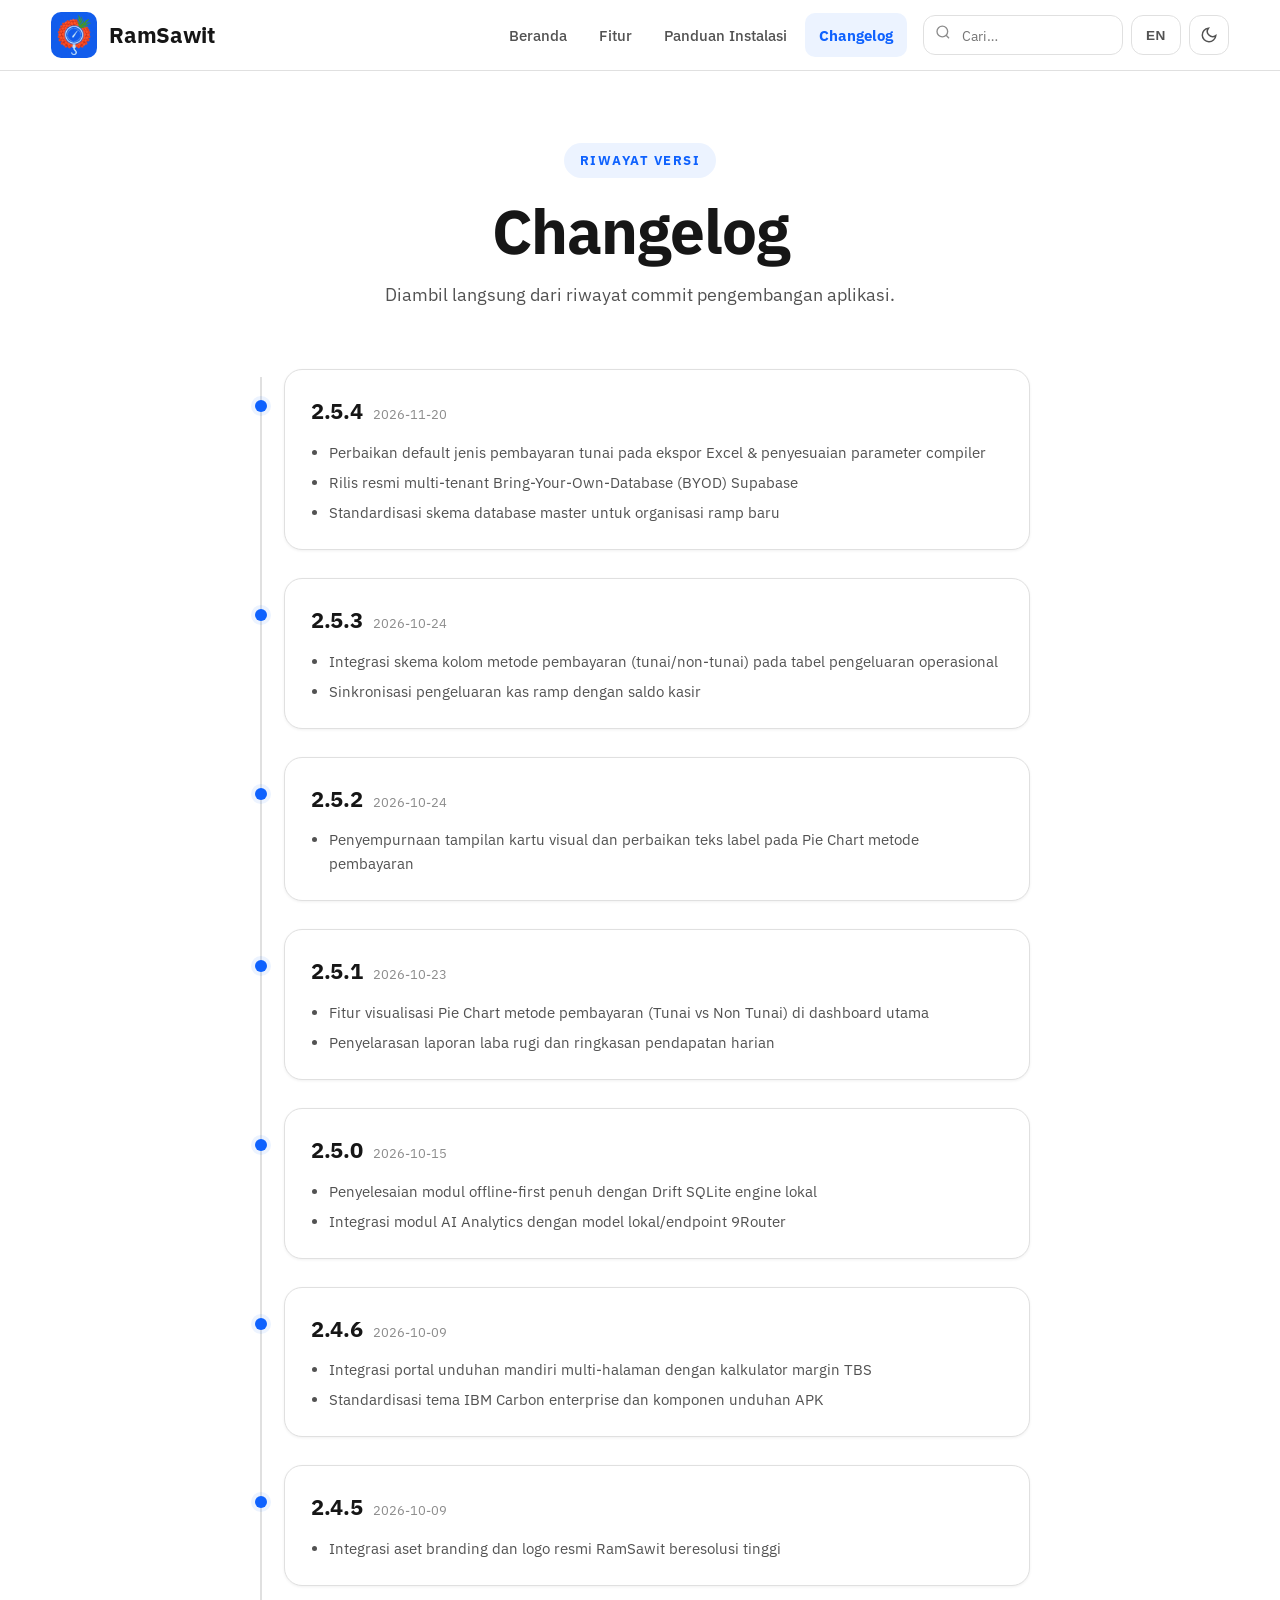
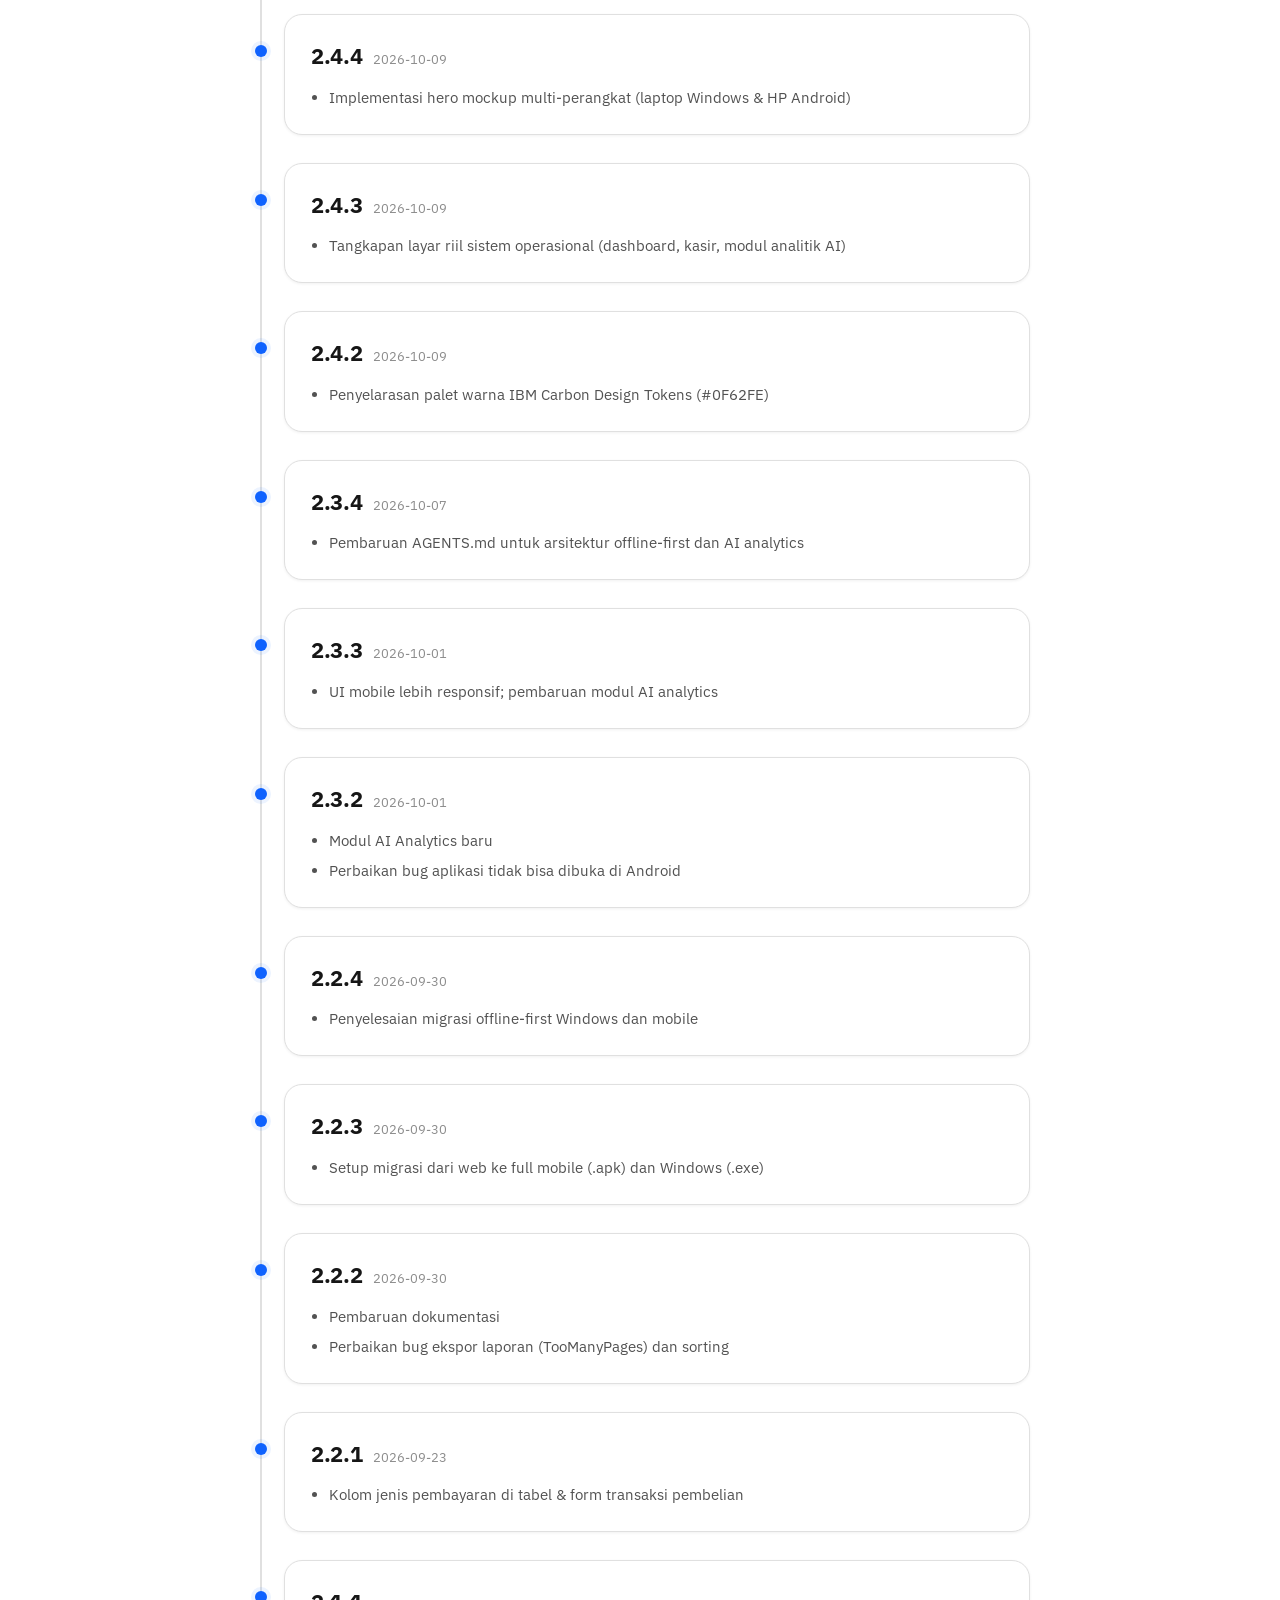
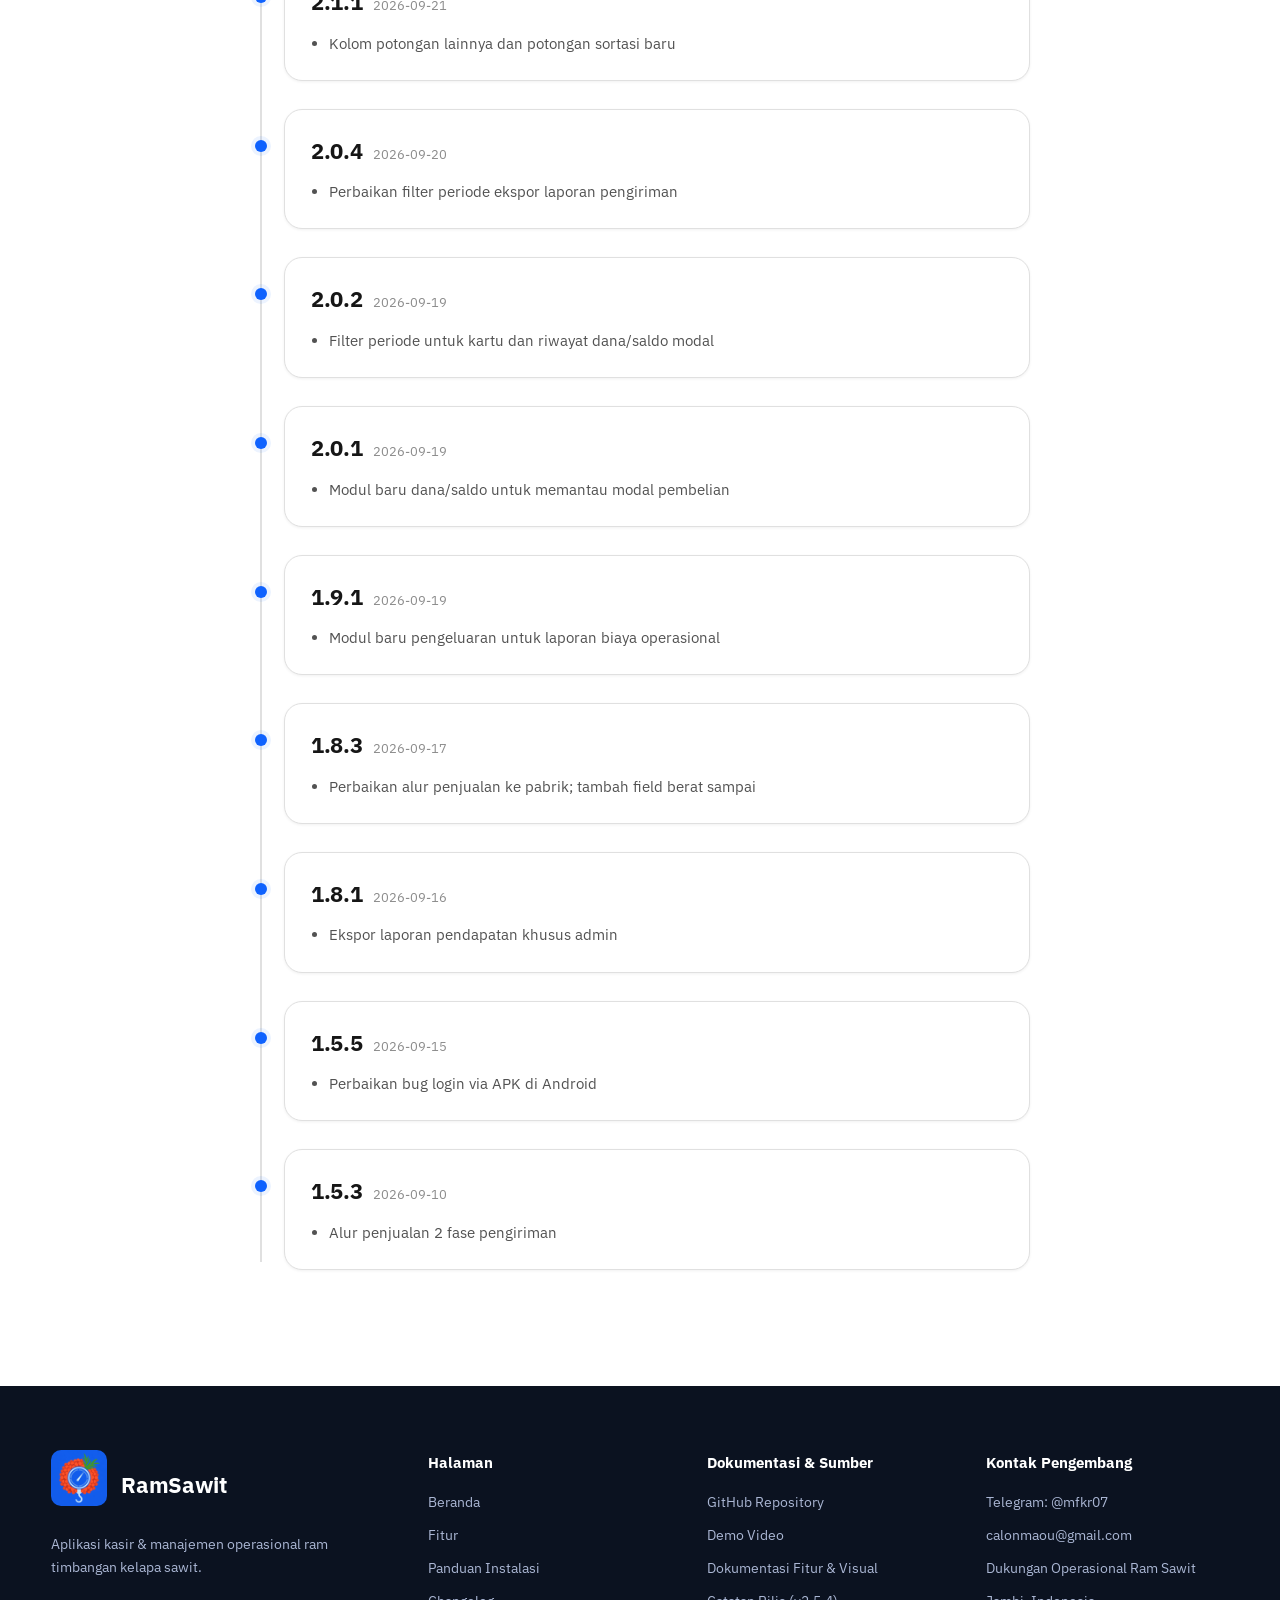
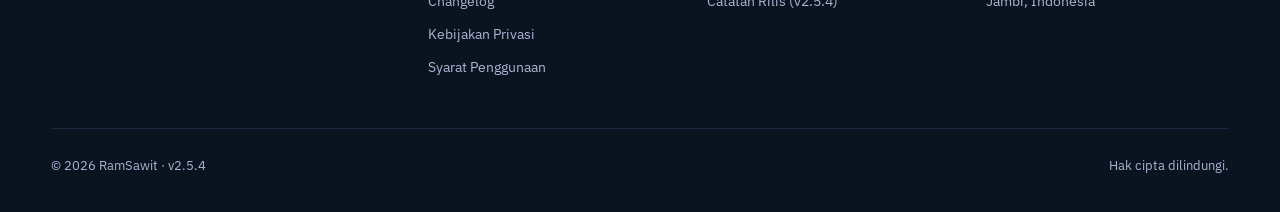
<file: changelog.html>
<!DOCTYPE html>
<html lang="id" data-theme="light">
<head>
  <meta charset="UTF-8" />
  <meta name="viewport" content="width=device-width, initial-scale=1.0" />
  <title>Changelog — RamSawit</title>
  <meta name="description" content="Riwayat versi RamSawit berdasarkan commit pengembangan asli." />
  <link rel="preconnect" href="https://fonts.googleapis.com" />
  <link rel="preconnect" href="https://fonts.gstatic.com" crossorigin />
  <link href="https://fonts.googleapis.com/css2?family=IBM+Plex+Sans:wght@400;500;600;700;800&display=swap" rel="stylesheet" />
  <link rel="stylesheet" href="styles.css?v=20261012_v3" />
  <link rel="icon" href="images/logo.png" type="image/png" />
</head>
<body>
  <header class="topnav">
    <div class="container nav-inner">
      <a href="index.html" class="brand">
        <img src="images/logo.png" alt="Logo RamSawit" width="46" height="46" />
        <span class="brand-name">RamSawit</span>
      </a>
      <nav class="nav-links" id="navLinks">
        <a href="index.html" data-i18n="nav.home">Beranda</a>
        <a href="fitur.html" data-i18n="nav.features">Fitur</a>
        <a href="instalasi.html" data-i18n="nav.install">Panduan Instalasi</a>
        <a href="changelog.html" data-i18n="nav.changelog">Changelog</a>
      </nav>
      <div class="nav-tools">
        <div class="search-wrap">
          <span class="search-icon"><svg viewBox="0 0 24 24" width="16" height="16" fill="none" stroke="currentColor" stroke-width="2"><circle cx="11" cy="11" r="8"/><line x1="21" y1="21" x2="16.65" y2="16.65"/></svg></span>
          <input class="search-input" id="searchInput" data-i18n-ph="nav.search.ph" placeholder="Cari…" autocomplete="off" />
          <div class="search-results" id="searchResults"></div>
        </div>
        <button class="lang-btn" id="langBtn" aria-label="Ganti bahasa">EN</button>
        <button class="icon-btn" id="themeBtn" aria-label="Mode gelap / terang">
          <svg viewBox="0 0 24 24" width="18" height="18" fill="none" stroke="currentColor" stroke-width="2"><path d="M21 12.79A9 9 0 1 1 11.21 3 7 7 0 0 0 21 12.79z"/></svg>
        </button>
        <button class="nav-toggle" id="navToggle" aria-label="Menu" aria-expanded="false"><span></span><span></span><span></span></button>
      </div>
    </div>
  </header>

  <main>
    <section class="page-hero">
      <div class="container">
        <span class="eyebrow reveal" data-i18n="cl.eyebrow">Riwayat versi</span>
        <h1 class="reveal d1" data-i18n="cl.title">Changelog</h1>
        <p class="lead reveal d2" data-i18n="cl.sub">Diambil langsung dari riwayat commit pengembangan aplikasi.</p>
      </div>
    </section>

    <section class="container section" style="padding-top:20px">
      <div class="timeline">
        <div class="tl-item reveal"><span class="ver">2.5.4</span><span class="date">2026-11-20</span><ul><li>Perbaikan default jenis pembayaran tunai pada ekspor Excel &amp; penyesuaian parameter compiler</li><li>Rilis resmi multi-tenant Bring-Your-Own-Database (BYOD) Supabase</li><li>Standardisasi skema database master untuk organisasi ramp baru</li></ul></div>
        <div class="tl-item reveal"><span class="ver">2.5.3</span><span class="date">2026-10-24</span><ul><li>Integrasi skema kolom metode pembayaran (tunai/non-tunai) pada tabel pengeluaran operasional</li><li>Sinkronisasi pengeluaran kas ramp dengan saldo kasir</li></ul></div>
        <div class="tl-item reveal"><span class="ver">2.5.2</span><span class="date">2026-10-24</span><ul><li>Penyempurnaan tampilan kartu visual dan perbaikan teks label pada Pie Chart metode pembayaran</li></ul></div>
        <div class="tl-item reveal"><span class="ver">2.5.1</span><span class="date">2026-10-23</span><ul><li>Fitur visualisasi Pie Chart metode pembayaran (Tunai vs Non Tunai) di dashboard utama</li><li>Penyelarasan laporan laba rugi dan ringkasan pendapatan harian</li></ul></div>
        <div class="tl-item reveal"><span class="ver">2.5.0</span><span class="date">2026-10-15</span><ul><li>Penyelesaian modul offline-first penuh dengan Drift SQLite engine lokal</li><li>Integrasi modul AI Analytics dengan model lokal/endpoint 9Router</li></ul></div>
        <div class="tl-item reveal"><span class="ver">2.4.6</span><span class="date">2026-10-09</span><ul><li>Integrasi portal unduhan mandiri multi-halaman dengan kalkulator margin TBS</li><li>Standardisasi tema IBM Carbon enterprise dan komponen unduhan APK</li></ul></div>
        <div class="tl-item reveal"><span class="ver">2.4.5</span><span class="date">2026-10-09</span><ul><li>Integrasi aset branding dan logo resmi RamSawit beresolusi tinggi</li></ul></div>
        <div class="tl-item reveal"><span class="ver">2.4.4</span><span class="date">2026-10-09</span><ul><li>Implementasi hero mockup multi-perangkat (laptop Windows &amp; HP Android)</li></ul></div>
        <div class="tl-item reveal"><span class="ver">2.4.3</span><span class="date">2026-10-09</span><ul><li>Tangkapan layar riil sistem operasional (dashboard, kasir, modul analitik AI)</li></ul></div>
        <div class="tl-item reveal"><span class="ver">2.4.2</span><span class="date">2026-10-09</span><ul><li>Penyelarasan palet warna IBM Carbon Design Tokens (#0F62FE)</li></ul></div>
        <div class="tl-item reveal"><span class="ver">2.3.4</span><span class="date">2026-10-07</span><ul><li data-i18n="cl.234">Pembaruan AGENTS.md untuk arsitektur offline-first dan AI analytics</li></ul></div>
        <div class="tl-item reveal"><span class="ver">2.3.3</span><span class="date">2026-10-01</span><ul><li data-i18n="cl.233">UI mobile lebih responsif; pembaruan modul AI analytics</li></ul></div>
        <div class="tl-item reveal"><span class="ver">2.3.2</span><span class="date">2026-10-01</span><ul><li data-i18n="cl.232a">Modul AI Analytics baru</li><li data-i18n="cl.232b">Perbaikan bug aplikasi tidak bisa dibuka di Android</li></ul></div>
        <div class="tl-item reveal"><span class="ver">2.2.4</span><span class="date">2026-09-30</span><ul><li data-i18n="cl.224">Penyelesaian migrasi offline-first Windows dan mobile</li></ul></div>
        <div class="tl-item reveal"><span class="ver">2.2.3</span><span class="date">2026-09-30</span><ul><li data-i18n="cl.223">Setup migrasi dari web ke full mobile (.apk) dan Windows (.exe)</li></ul></div>
        <div class="tl-item reveal"><span class="ver">2.2.2</span><span class="date">2026-09-30</span><ul><li data-i18n="cl.222a">Pembaruan dokumentasi</li><li data-i18n="cl.222b">Perbaikan bug ekspor laporan (TooManyPages) dan sorting</li></ul></div>
        <div class="tl-item reveal"><span class="ver">2.2.1</span><span class="date">2026-09-23</span><ul><li data-i18n="cl.221">Kolom jenis pembayaran di tabel &amp; form transaksi pembelian</li></ul></div>
        <div class="tl-item reveal"><span class="ver">2.1.1</span><span class="date">2026-09-21</span><ul><li data-i18n="cl.211">Kolom potongan lainnya dan potongan sortasi baru</li></ul></div>
        <div class="tl-item reveal"><span class="ver">2.0.4</span><span class="date">2026-09-20</span><ul><li data-i18n="cl.204">Perbaikan filter periode ekspor laporan pengiriman</li></ul></div>
        <div class="tl-item reveal"><span class="ver">2.0.2</span><span class="date">2026-09-19</span><ul><li data-i18n="cl.202">Filter periode untuk kartu dan riwayat dana/saldo modal</li></ul></div>
        <div class="tl-item reveal"><span class="ver">2.0.1</span><span class="date">2026-09-19</span><ul><li data-i18n="cl.201">Modul baru dana/saldo untuk memantau modal pembelian</li></ul></div>
        <div class="tl-item reveal"><span class="ver">1.9.1</span><span class="date">2026-09-19</span><ul><li data-i18n="cl.191">Modul baru pengeluaran untuk laporan biaya operasional</li></ul></div>
        <div class="tl-item reveal"><span class="ver">1.8.3</span><span class="date">2026-09-17</span><ul><li data-i18n="cl.183">Perbaikan alur penjualan ke pabrik; tambah field berat sampai</li></ul></div>
        <div class="tl-item reveal"><span class="ver">1.8.1</span><span class="date">2026-09-16</span><ul><li data-i18n="cl.181">Ekspor laporan pendapatan khusus admin</li></ul></div>
        <div class="tl-item reveal"><span class="ver">1.5.5</span><span class="date">2026-09-15</span><ul><li data-i18n="cl.155">Perbaikan bug login via APK di Android</li></ul></div>
        <div class="tl-item reveal"><span class="ver">1.5.3</span><span class="date">2026-09-10</span><ul><li data-i18n="cl.153">Alur penjualan 2 fase pengiriman</li></ul></div>
      </div>
    </section>
  </main>

  <footer>
    <div class="container">
      <div class="footer-grid">
        <div class="footer-brand">
          <div style="display:flex;align-items:center;gap:14px;margin-bottom:12px;">
            <img src="images/logo.png" alt="Logo RamSawit" width="56" height="56" />
            <span class="brand-name" style="font-size:1.4rem;font-weight:800;">RamSawit</span>
          </div>
          <p data-i18n="ft.tag">Aplikasi kasir &amp; manajemen operasional ram timbangan kelapa sawit.</p>
        </div>
        <div class="footer-col">
          <h4 data-i18n="ft.pages">Halaman</h4>
          <a href="index.html" data-i18n="nav.home">Beranda</a>
          <a href="fitur.html" data-i18n="nav.features">Fitur</a>
          <a href="instalasi.html" data-i18n="nav.install">Panduan Instalasi</a>
          <a href="changelog.html" data-i18n="nav.changelog">Changelog</a>
          <a href="privasi.html" data-i18n="nav.privacy">Kebijakan Privasi</a>
          <a href="syarat.html" data-i18n="nav.terms">Syarat Penggunaan</a>
        </div>
        <div class="footer-col">
          <h4 data-i18n="ft.social">Dokumentasi &amp; Sumber</h4>
          <a href="https://github.com/Mfkr07/Kasir_TBS_Sawit" target="_blank" rel="noopener">GitHub Repository</a>
          <a href="index.html#video">Demo Video</a>
          <a href="fitur.html">Dokumentasi Fitur &amp; Visual</a>
          <a href="changelog.html">Catatan Rilis (v2.5.4)</a>
        </div>
        <div class="footer-col">
          <h4 data-i18n="ft.contact">Kontak Pengembang</h4>
          <a href="https://t.me/mfkr07" target="_blank" rel="noopener">Telegram: @mfkr07</a>
          <a href="mailto:calonmaou@gmail.com">calonmaou@gmail.com</a>
          <span>Dukungan Operasional Ram Sawit</span>
          <span>Jambi, Indonesia</span>
        </div>
      </div>
      <div class="footer-copy">
        <span>© 2026 RamSawit · v2.5.4</span>
        <span data-i18n="ft.rights">Hak cipta dilindungi.</span>
      </div>
    </div>
  </footer>

  <script src="app.js"></script>
</body>
</html>
</file>
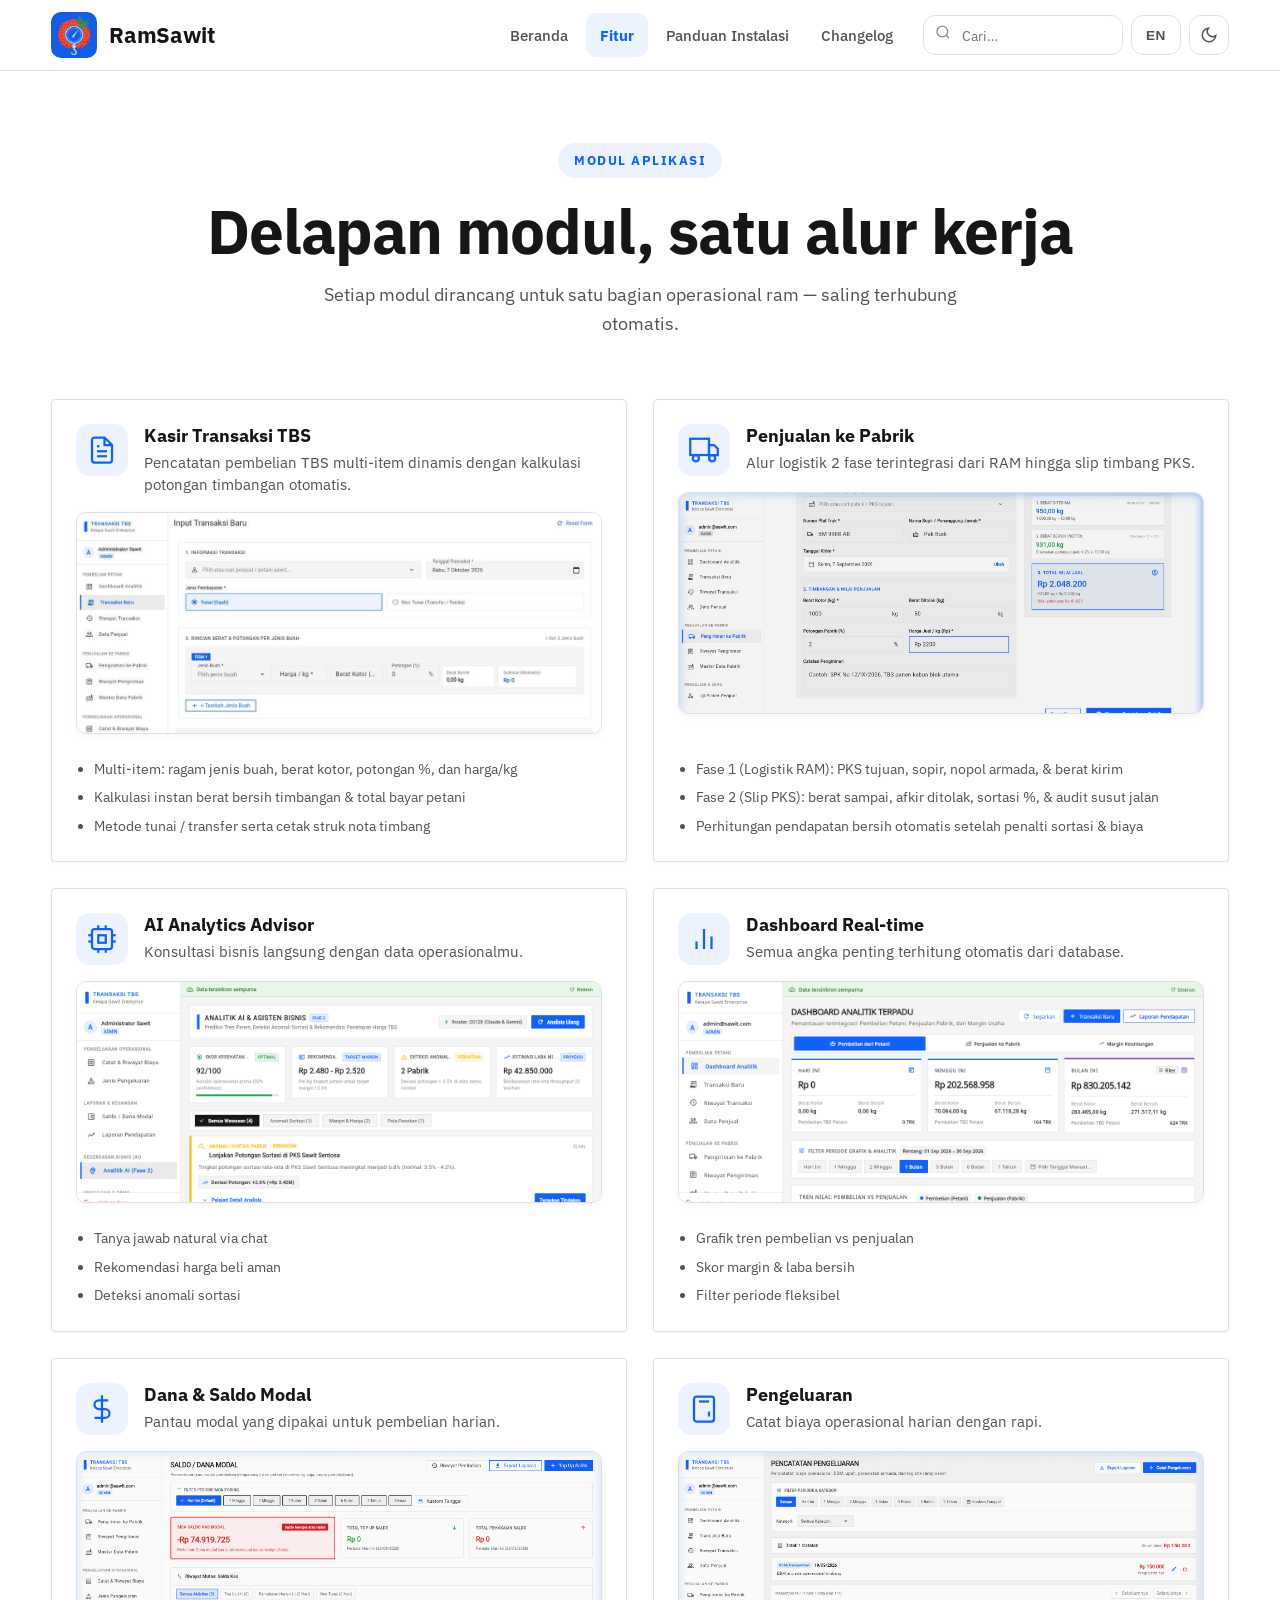
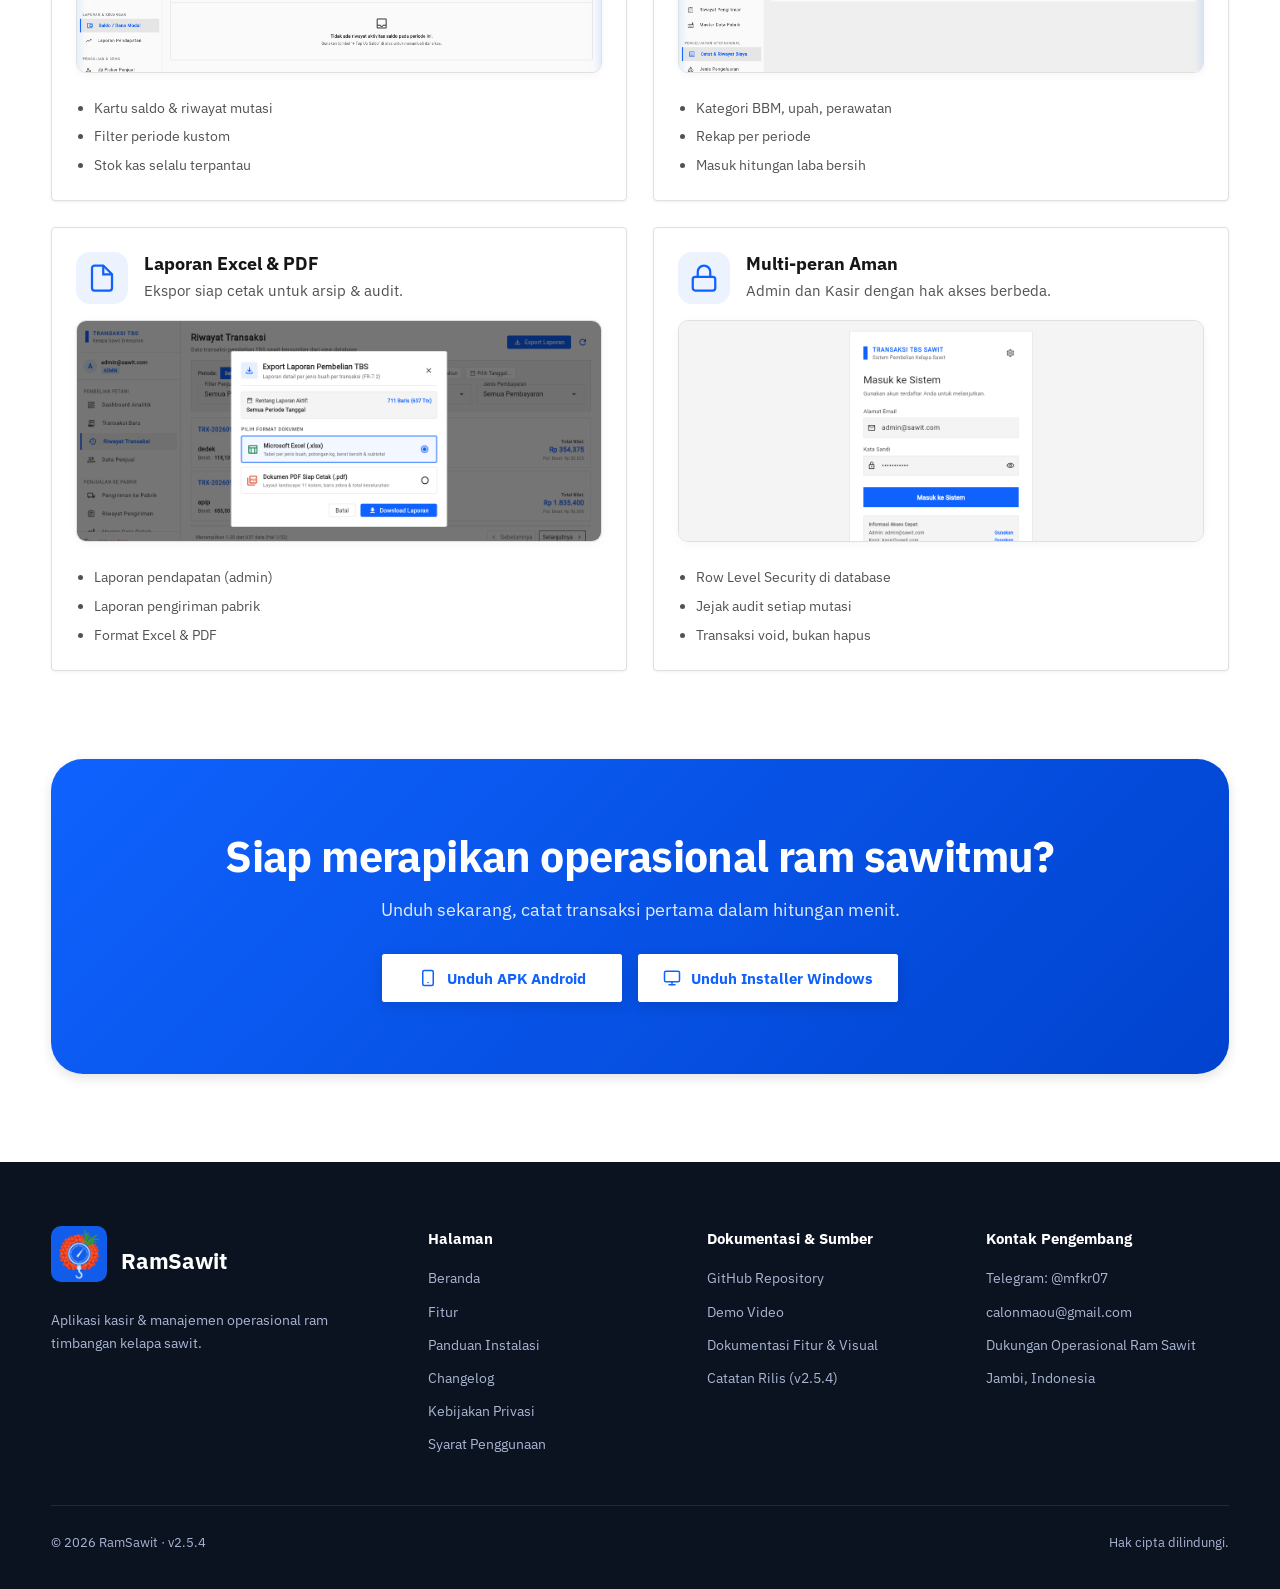
<file: fitur.html>
<!DOCTYPE html>
<html lang="id" data-theme="light">
<head>
  <meta charset="UTF-8" />
  <meta name="viewport" content="width=device-width, initial-scale=1.0" />
  <title>Fitur — RamSawit</title>
  <meta name="description" content="Delapan modul RamSawit: kasir TBS, penjualan pabrik, AI Analytics, dashboard, dana, pengeluaran, laporan, dan multi-peran." />
  <meta http-equiv="Cache-Control" content="no-cache, no-store, must-revalidate" />
  <meta http-equiv="Pragma" content="no-cache" />
  <meta http-equiv="Expires" content="0" />
  <link rel="preconnect" href="https://fonts.googleapis.com" />
  <link rel="preconnect" href="https://fonts.gstatic.com" crossorigin />
  <link href="https://fonts.googleapis.com/css2?family=IBM+Plex+Sans:wght@400;500;600;700;800&display=swap" rel="stylesheet" />
  <link rel="stylesheet" href="styles.css?v=20261012_v3" />
  <link rel="icon" href="images/logo.png" type="image/png" />
</head>
<body>
  <header class="topnav">
    <div class="container nav-inner">
      <a href="index.html" class="brand">
        <img src="images/logo.png" alt="Logo RamSawit" width="46" height="46" />
        <span class="brand-name">RamSawit</span>
      </a>
      <nav class="nav-links" id="navLinks">
        <a href="index.html" data-i18n="nav.home">Beranda</a>
        <a href="fitur.html" data-i18n="nav.features">Fitur</a>
        <a href="instalasi.html" data-i18n="nav.install">Panduan Instalasi</a>
        <a href="changelog.html" data-i18n="nav.changelog">Changelog</a>
      </nav>
      <div class="nav-tools">
        <div class="search-wrap">
          <span class="search-icon"><svg viewBox="0 0 24 24" width="16" height="16" fill="none" stroke="currentColor" stroke-width="2"><circle cx="11" cy="11" r="8"/><line x1="21" y1="21" x2="16.65" y2="16.65"/></svg></span>
          <input class="search-input" id="searchInput" data-i18n-ph="nav.search.ph" placeholder="Cari…" autocomplete="off" />
          <div class="search-results" id="searchResults"></div>
        </div>
        <button class="lang-btn" id="langBtn" aria-label="Ganti bahasa">EN</button>
        <button class="icon-btn" id="themeBtn" aria-label="Mode gelap / terang">
          <svg viewBox="0 0 24 24" width="18" height="18" fill="none" stroke="currentColor" stroke-width="2"><path d="M21 12.79A9 9 0 1 1 11.21 3 7 7 0 0 0 21 12.79z"/></svg>
        </button>
        <button class="nav-toggle" id="navToggle" aria-label="Menu" aria-expanded="false"><span></span><span></span><span></span></button>
      </div>
    </div>
  </header>

  <main>
    <section class="page-hero">
      <div class="container">
        <span class="eyebrow reveal" data-i18n="feat.eyebrow">Modul aplikasi</span>
        <h1 class="reveal d1" data-i18n="feat.title">Delapan modul, satu alur kerja</h1>
        <p class="lead reveal d2" data-i18n="feat.sub">Setiap modul dirancang untuk satu bagian operasional ram — saling terhubung otomatis.</p>
      </div>
    </section>

    <section class="container section" id="modul-visual" style="padding-top:20px">
      <div class="mod-grid">
        <article class="card mod-card reveal">
          <div class="mod-card-header">
            <div class="card-icon">
              <svg viewBox="0 0 24 24" width="30" height="30" fill="none" stroke="currentColor" stroke-width="1.8" style="color:var(--primary);"><path d="M14 2H6a2 2 0 0 0-2 2v16a2 2 0 0 0 2 2h12a2 2 0 0 0 2-2V8z"/><polyline points="14 2 14 8 20 8"/><line x1="16" y1="13" x2="8" y2="13"/><line x1="16" y1="17" x2="8" y2="17"/><polyline points="10 9 9 9 8 9"/></svg>
            </div>
            <div>
              <h3 data-i18n="m1.t">Kasir Transaksi TBS</h3>
              <p data-i18n="m1.d">Pencatatan pembelian TBS multi-item dinamis dengan kalkulasi potongan timbangan otomatis.</p>
            </div>
          </div>
          <div class="mod-preview">
            <img src="screenshots/transaksi.jpg" alt="Form Transaksi TBS RamSawit" loading="lazy" />
          </div>
          <ul>
            <li data-i18n="m1.f1">Multi-item: ragam jenis buah, berat kotor, potongan %, dan harga/kg</li>
            <li data-i18n="m1.f2">Kalkulasi instan berat bersih timbangan &amp; total bayar petani</li>
            <li data-i18n="m1.f3">Metode tunai / transfer serta cetak struk nota timbang</li>
          </ul>
        </article>

        <article class="card mod-card reveal d1">
          <div class="mod-card-header">
            <div class="card-icon">
              <svg viewBox="0 0 24 24" width="30" height="30" fill="none" stroke="currentColor" stroke-width="1.8" style="color:var(--primary);"><rect x="1" y="3" width="15" height="13"/><polygon points="16 8 20 8 23 11 23 16 16 16 8"/><circle cx="5.5" cy="18.5" r="2.5"/><circle cx="18.5" cy="18.5" r="2.5"/></svg>
            </div>
            <div>
              <h3 data-i18n="m2.t">Penjualan ke Pabrik</h3>
              <p data-i18n="m2.d">Alur logistik 2 fase terintegrasi dari RAM hingga slip timbang PKS.</p>
            </div>
          </div>
          <div class="mod-preview">
            <img src="screenshots/penjualan_pabrik_demo.png" alt="Form Pengiriman dan Penjualan ke Pabrik RamSawit" loading="lazy" />
          </div>
          <ul>
            <li data-i18n="m2.f1">Fase 1 (Logistik RAM): PKS tujuan, sopir, nopol armada, &amp; berat kirim</li>
            <li data-i18n="m2.f2">Fase 2 (Slip PKS): berat sampai, afkir ditolak, sortasi %, &amp; audit susut jalan</li>
            <li data-i18n="m2.f3">Perhitungan pendapatan bersih otomatis setelah penalti sortasi &amp; biaya</li>
          </ul>
        </article>

        <article class="card mod-card reveal">
          <div class="mod-card-header">
            <div class="card-icon">
              <svg viewBox="0 0 24 24" width="30" height="30" fill="none" stroke="currentColor" stroke-width="1.8" style="color:var(--primary);"><rect x="4" y="4" width="16" height="16" rx="2"/><rect x="9" y="9" width="6" height="6"/><line x1="9" y1="1" x2="9" y2="4"/><line x1="15" y1="1" x2="15" y2="4"/><line x1="9" y1="20" x2="9" y2="23"/><line x1="15" y1="20" x2="15" y2="23"/><line x1="20" y1="9" x2="23" y2="9"/><line x1="20" y1="14" x2="23" y2="14"/><line x1="1" y1="9" x2="4" y2="9"/><line x1="1" y1="14" x2="4" y2="14"/></svg>
            </div>
            <div>
              <h3 data-i18n="m3.t">AI Analytics Advisor</h3>
              <p data-i18n="m3.d">Konsultasi bisnis langsung dengan data operasionalmu.</p>
            </div>
          </div>
          <div class="mod-preview">
            <img src="screenshots/analitik_ai_fase2_verified.png" alt="AI Analytics Advisor RamSawit" loading="lazy" />
          </div>
          <ul>
            <li data-i18n="m3.f1">Tanya jawab natural via chat</li>
            <li data-i18n="m3.f2">Rekomendasi harga beli aman</li>
            <li data-i18n="m3.f3">Deteksi anomali sortasi</li>
          </ul>
        </article>

        <article class="card mod-card reveal d1">
          <div class="mod-card-header">
            <div class="card-icon">
              <svg viewBox="0 0 24 24" width="30" height="30" fill="none" stroke="currentColor" stroke-width="1.8" style="color:var(--primary);"><line x1="18" y1="20" x2="18" y2="10"/><line x1="12" y1="20" x2="12" y2="4"/><line x1="6" y1="20" x2="6" y2="14"/></svg>
            </div>
            <div>
              <h3 data-i18n="m4.t">Dashboard Real-time</h3>
              <p data-i18n="m4.d">Semua angka penting terhitung otomatis dari database.</p>
            </div>
          </div>
          <div class="mod-preview">
            <img src="screenshots/dashboard_admin_supabase_aktif.png" alt="Dashboard Terpadu RamSawit" loading="lazy" />
          </div>
          <ul>
            <li data-i18n="m4.f1">Grafik tren pembelian vs penjualan</li>
            <li data-i18n="m4.f2">Skor margin &amp; laba bersih</li>
            <li data-i18n="m4.f3">Filter periode fleksibel</li>
          </ul>
        </article>

        <article class="card mod-card reveal">
          <div class="mod-card-header">
            <div class="card-icon">
              <svg viewBox="0 0 24 24" width="30" height="30" fill="none" stroke="currentColor" stroke-width="1.8" style="color:var(--primary);"><line x1="12" y1="1" x2="12" y2="23"/><path d="M17 5H9.5a3.5 3.5 0 0 0 0 7h5a3.5 3.5 0 0 1 0 7H6"/></svg>
            </div>
            <div>
              <h3 data-i18n="m5.t">Dana &amp; Saldo Modal</h3>
              <p data-i18n="m5.d">Pantau modal yang dipakai untuk pembelian harian.</p>
            </div>
          </div>
          <div class="mod-preview">
            <img src="screenshots/saldo_modal_demo.png" alt="Pemantauan Saldo Kas dan Dana Modal RamSawit" loading="lazy" />
          </div>
          <ul>
            <li data-i18n="m5.f1">Kartu saldo &amp; riwayat mutasi</li>
            <li data-i18n="m5.f2">Filter periode kustom</li>
            <li data-i18n="m5.f3">Stok kas selalu terpantau</li>
          </ul>
        </article>

        <article class="card mod-card reveal d1">
          <div class="mod-card-header">
            <div class="card-icon">
              <svg viewBox="0 0 24 24" width="30" height="30" fill="none" stroke="currentColor" stroke-width="1.8" style="color:var(--primary);"><rect x="4" y="2" width="16" height="20" rx="2"/><line x1="8" y1="6" x2="16" y2="6"/><line x1="16" y1="14" x2="16" y2="18"/><path d="M8 10h.01"/><path d="M12 10h.01"/><path d="M16 10h.01"/><path d="M8 14h.01"/><path d="M12 14h.01"/><path d="M8 18h.01"/><path d="M12 18h.01"/></svg>
            </div>
            <div>
              <h3 data-i18n="m6.t">Pengeluaran</h3>
              <p data-i18n="m6.d">Catat biaya operasional harian dengan rapi.</p>
            </div>
          </div>
          <div class="mod-preview">
            <img src="screenshots/pengeluaran_operasional_demo.png" alt="Pencatatan dan Analitik Pengeluaran Operasional RamSawit" loading="lazy" />
          </div>
          <ul>
            <li data-i18n="m6.f1">Kategori BBM, upah, perawatan</li>
            <li data-i18n="m6.f2">Rekap per periode</li>
            <li data-i18n="m6.f3">Masuk hitungan laba bersih</li>
          </ul>
        </article>

        <article class="card mod-card reveal">
          <div class="mod-card-header">
            <div class="card-icon">
              <svg viewBox="0 0 24 24" width="30" height="30" fill="none" stroke="currentColor" stroke-width="1.8" style="color:var(--primary);"><path d="M13 2H6a2 2 0 0 0-2 2v16a2 2 0 0 0 2 2h12a2 2 0 0 0 2-2V9z"/><polyline points="13 2 13 9 20 9"/></svg>
            </div>
            <div>
              <h3 data-i18n="m7.t">Laporan Excel &amp; PDF</h3>
              <p data-i18n="m7.d">Ekspor siap cetak untuk arsip &amp; audit.</p>
            </div>
          </div>
          <div class="mod-preview">
            <img src="screenshots/laporan_export_demo.png" alt="Ekspor Laporan Transaksi dan Rekap Excel & PDF" loading="lazy" />
          </div>
          <ul>
            <li data-i18n="m7.f1">Laporan pendapatan (admin)</li>
            <li data-i18n="m7.f2">Laporan pengiriman pabrik</li>
            <li data-i18n="m7.f3">Format Excel &amp; PDF</li>
          </ul>
        </article>

        <article class="card mod-card reveal d1">
          <div class="mod-card-header">
            <div class="card-icon">
              <svg viewBox="0 0 24 24" width="30" height="30" fill="none" stroke="currentColor" stroke-width="1.8" style="color:var(--primary);"><rect x="3" y="11" width="18" height="11" rx="2" ry="2"/><path d="M7 11V7a5 5 0 0 1 10 0v4"/></svg>
            </div>
            <div>
              <h3 data-i18n="m8.t">Multi-peran Aman</h3>
              <p data-i18n="m8.d">Admin dan Kasir dengan hak akses berbeda.</p>
            </div>
          </div>
          <div class="mod-preview">
            <img src="screenshots/multi_peran_aman.png" alt="Keamanan Login dan Multi Peran RamSawit" loading="lazy" />
          </div>
          <ul>
            <li data-i18n="m8.f1">Row Level Security di database</li>
            <li data-i18n="m8.f2">Jejak audit setiap mutasi</li>
            <li data-i18n="m8.f3">Transaksi void, bukan hapus</li>
          </ul>
        </article>
      </div>
    </section>

    <section class="cta-banner">
      <div class="container">
        <h2 class="reveal" data-i18n="cta.title">Siap merapikan operasional ram sawitmu?</h2>
        <p class="reveal d1" data-i18n="cta.sub">Unduh sekarang, catat transaksi pertama dalam hitungan menit.</p>
        <div class="cta-actions reveal d2">
          <a href="downloads/RamSawit_V.2.5.9_arm64.apk" download class="cta-btn">
            <svg viewBox="0 0 24 24" width="18" height="18" fill="none" stroke="currentColor" stroke-width="2" stroke-linecap="round" stroke-linejoin="round"><rect x="5" y="2" width="14" height="20" rx="2" ry="2"/><line x1="12" y1="18" x2="12.01" y2="18"/></svg>
            <span data-i18n="cta.btn_and">Unduh APK ARM64 Android (27 MB)</span>
          </a>
          <a href="downloads/RamSawit_V.2.5.4_Windows.zip" download class="cta-btn">
            <svg viewBox="0 0 24 24" width="18" height="18" fill="none" stroke="currentColor" stroke-width="2" stroke-linecap="round" stroke-linejoin="round"><rect x="2" y="3" width="20" height="14" rx="2" ry="2"/><line x1="8" y1="21" x2="16" y2="21"/><line x1="12" y1="17" x2="12" y2="21"/></svg>
            <span data-i18n="cta.btn_win">Unduh Aplikasi Windows</span>
          </a>
        </div>
      </div>
    </section>
  </main>

  <footer>
    <div class="container">
      <div class="footer-grid">
        <div class="footer-brand">
          <div style="display:flex;align-items:center;gap:14px;margin-bottom:12px;">
            <img src="images/logo.png" alt="Logo RamSawit" width="56" height="56" />
            <span class="brand-name" style="font-size:1.4rem;font-weight:800;">RamSawit</span>
          </div>
          <p data-i18n="ft.tag">Aplikasi kasir &amp; manajemen operasional ram timbangan kelapa sawit.</p>
        </div>
        <div class="footer-col">
          <h4 data-i18n="ft.pages">Halaman</h4>
          <a href="index.html" data-i18n="nav.home">Beranda</a>
          <a href="fitur.html" data-i18n="nav.features">Fitur</a>
          <a href="instalasi.html" data-i18n="nav.install">Panduan Instalasi</a>
          <a href="changelog.html" data-i18n="nav.changelog">Changelog</a>
          <a href="privasi.html" data-i18n="nav.privacy">Kebijakan Privasi</a>
          <a href="syarat.html" data-i18n="nav.terms">Syarat Penggunaan</a>
        </div>
        <div class="footer-col">
          <h4 data-i18n="ft.social">Dokumentasi &amp; Sumber</h4>
          <a href="https://github.com/Mfkr07/Kasir_TBS_Sawit" target="_blank" rel="noopener">GitHub Repository</a>
          <a href="index.html#video">Demo Video</a>
          <a href="fitur.html">Dokumentasi Fitur &amp; Visual</a>
          <a href="changelog.html">Catatan Rilis (v2.5.4)</a>
        </div>
        <div class="footer-col">
          <h4 data-i18n="ft.contact">Kontak Pengembang</h4>
          <a href="https://t.me/mfkr07" target="_blank" rel="noopener">Telegram: @mfkr07</a>
          <a href="mailto:calonmaou@gmail.com">calonmaou@gmail.com</a>
          <span>Dukungan Operasional Ram Sawit</span>
          <span>Jambi, Indonesia</span>
        </div>
      </div>
      <div class="footer-copy">
        <span>© 2026 RamSawit · v2.5.4</span>
        <span data-i18n="ft.rights">Hak cipta dilindungi.</span>
      </div>
    </div>
  </footer>

  <script src="app.js"></script>
</body>
</html>
</file>
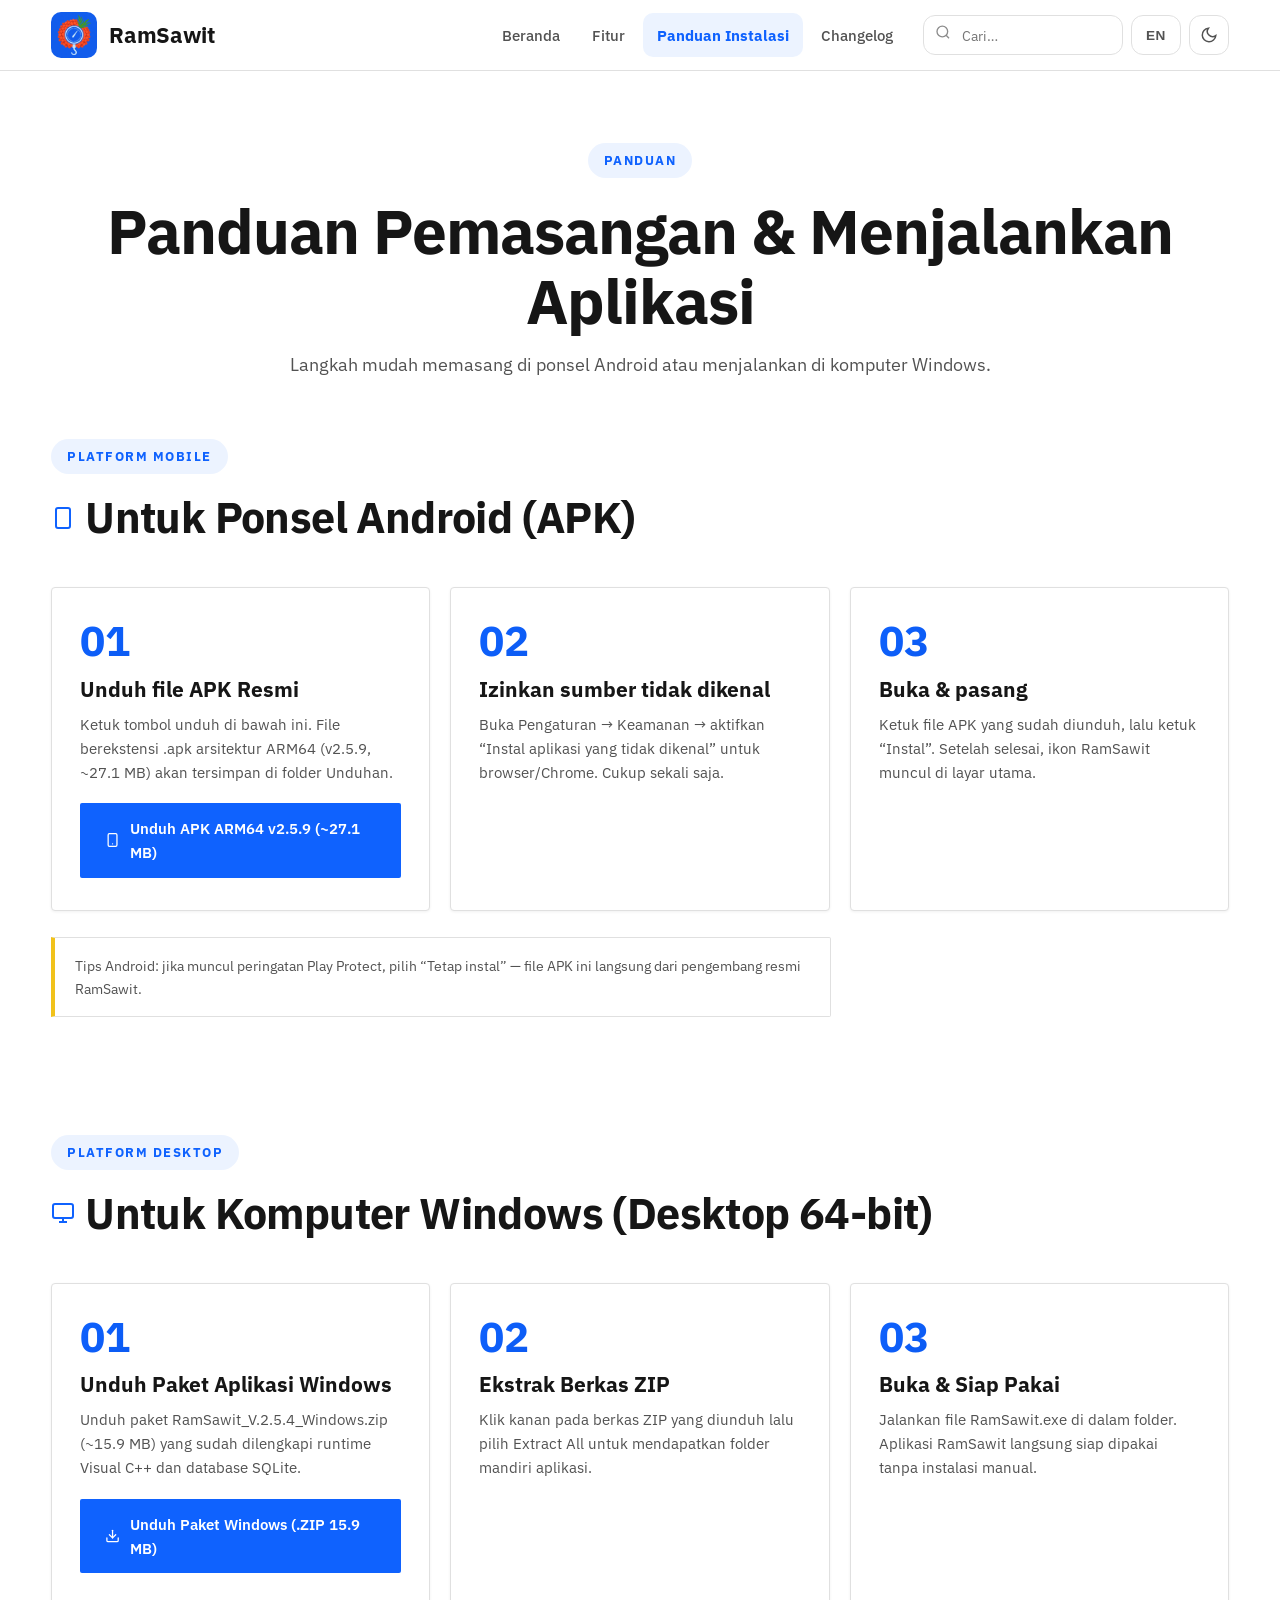
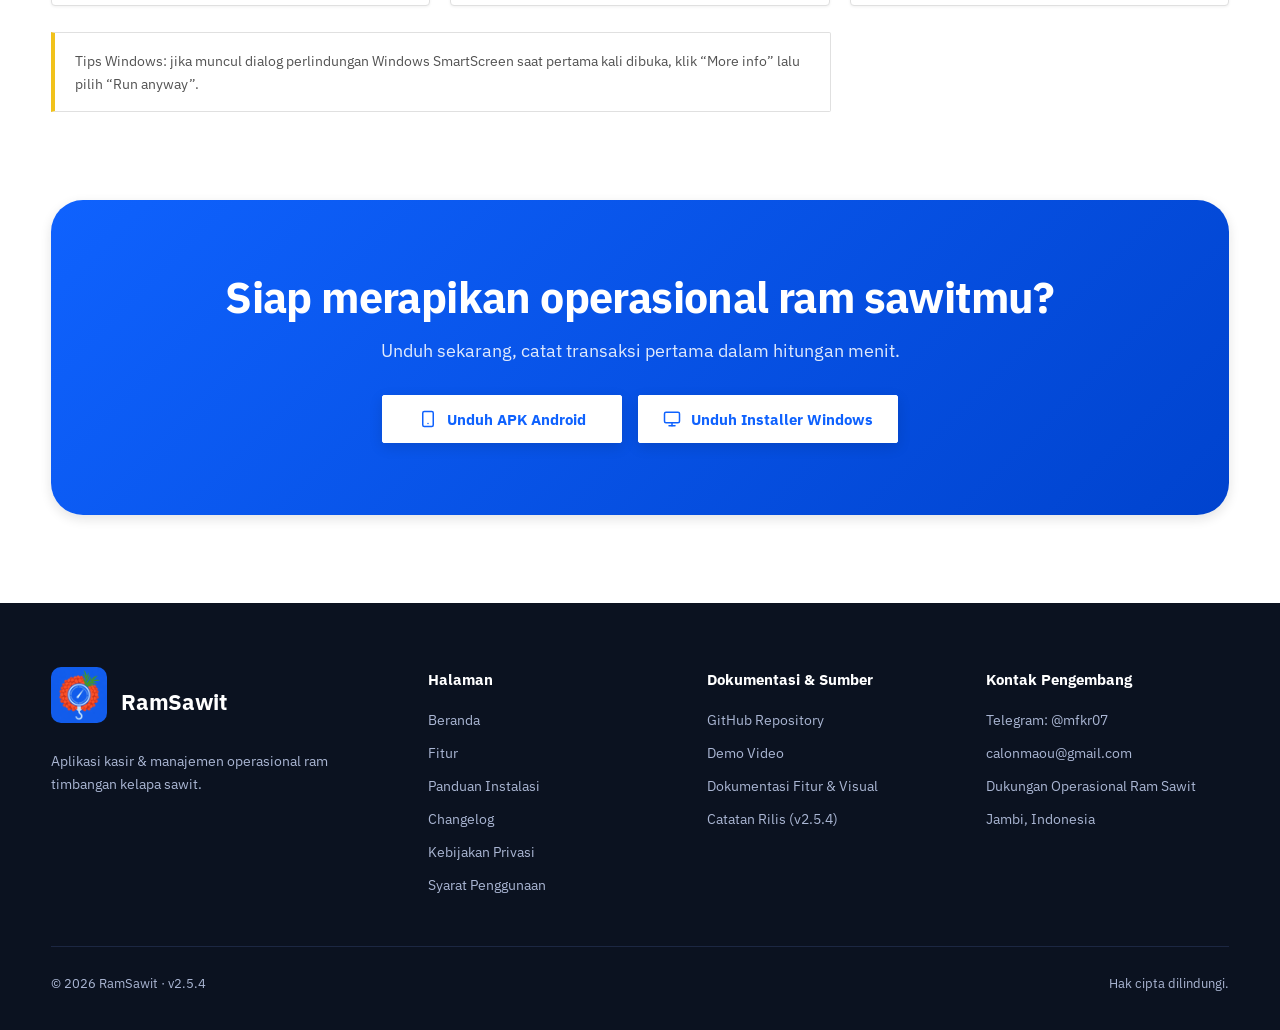
<file: instalasi.html>
<!DOCTYPE html>
<html lang="id" data-theme="light">
<head>
  <meta charset="UTF-8" />
  <meta name="viewport" content="width=device-width, initial-scale=1.0" />
  <title>Panduan Instalasi — RamSawit</title>
  <meta name="description" content="Cara memasang APK RamSawit di Android dalam tiga langkah mudah." />
  <link rel="preconnect" href="https://fonts.googleapis.com" />
  <link rel="preconnect" href="https://fonts.gstatic.com" crossorigin />
  <link href="https://fonts.googleapis.com/css2?family=IBM+Plex+Sans:wght@400;500;600;700;800&display=swap" rel="stylesheet" />
  <link rel="stylesheet" href="styles.css?v=20261012_v3" />
  <link rel="icon" href="images/logo.png" type="image/png" />
</head>
<body>
  <header class="topnav">
    <div class="container nav-inner">
      <a href="index.html" class="brand">
        <img src="images/logo.png" alt="Logo RamSawit" width="46" height="46" />
        <span class="brand-name">RamSawit</span>
      </a>
      <nav class="nav-links" id="navLinks">
        <a href="index.html" data-i18n="nav.home">Beranda</a>
        <a href="fitur.html" data-i18n="nav.features">Fitur</a>
        <a href="instalasi.html" data-i18n="nav.install">Panduan Instalasi</a>
        <a href="changelog.html" data-i18n="nav.changelog">Changelog</a>
      </nav>
      <div class="nav-tools">
        <div class="search-wrap">
          <span class="search-icon"><svg viewBox="0 0 24 24" width="16" height="16" fill="none" stroke="currentColor" stroke-width="2"><circle cx="11" cy="11" r="8"/><line x1="21" y1="21" x2="16.65" y2="16.65"/></svg></span>
          <input class="search-input" id="searchInput" data-i18n-ph="nav.search.ph" placeholder="Cari…" autocomplete="off" />
          <div class="search-results" id="searchResults"></div>
        </div>
        <button class="lang-btn" id="langBtn" aria-label="Ganti bahasa">EN</button>
        <button class="icon-btn" id="themeBtn" aria-label="Mode gelap / terang">
          <svg viewBox="0 0 24 24" width="18" height="18" fill="none" stroke="currentColor" stroke-width="2"><path d="M21 12.79A9 9 0 1 1 11.21 3 7 7 0 0 0 21 12.79z"/></svg>
        </button>
        <button class="nav-toggle" id="navToggle" aria-label="Menu" aria-expanded="false"><span></span><span></span><span></span></button>
      </div>
    </div>
  </header>

  <main>
    <section class="page-hero">
      <div class="container">
        <span class="eyebrow reveal" data-i18n="inst.eyebrow">Panduan</span>
        <h1 class="reveal d1" data-i18n="inst.title">Panduan Pemasangan &amp; Menjalankan Aplikasi</h1>
        <p class="lead reveal d2" data-i18n="inst.sub">Langkah mudah memasang di ponsel Android atau menjalankan di komputer Windows.</p>
      </div>
    </section>

    <!-- PANDUAN ANDROID -->
    <section class="container section" style="padding-top:20px">
      <div class="section-head">
        <span class="eyebrow reveal">Platform Mobile</span>
        <h2 class="reveal d1" style="display:flex; align-items:center; gap:10px;">
          <svg viewBox="0 0 24 24" width="24" height="24" fill="none" stroke="currentColor" stroke-width="2" style="color:var(--primary);"><rect x="5" y="2" width="14" height="20" rx="2" ry="2"/><line x1="12" y1="18" x2="12.01" y2="18"/></svg>
          <span data-i18n="inst.and_title">Untuk Ponsel Android (APK)</span>
        </h2>
      </div>
      <div class="steps">
        <div class="step reveal">
          <div class="step-num">01</div>
          <h3 data-i18n="inst.1t">Unduh file APK Resmi</h3>
          <p data-i18n="inst.1d">Ketuk tombol unduh di bawah ini. File paket rilis mandiri (v2.5.4) akan tersimpan di folder Unduhan perangkat Anda.</p>
          <div style="margin-top:18px">
            <a href="downloads/RamSawit_V.2.5.9_arm64.apk" download class="btn btn-primary btn-block">
              <svg viewBox="0 0 24 24" width="16" height="16" fill="none" stroke="currentColor" stroke-width="2" stroke-linecap="round" stroke-linejoin="round"><rect x="5" y="2" width="14" height="20" rx="2" ry="2"/><line x1="12" y1="18" x2="12.01" y2="18"/></svg>
              <span>Unduh APK ARM64 v2.5.9 (~27.1 MB)</span>
            </a>
          </div>
        </div>
        <div class="step reveal d1">
          <div class="step-num">02</div>
          <h3 data-i18n="inst.2t">Izinkan sumber tidak dikenal</h3>
          <p data-i18n="inst.2d">Buka Pengaturan → Keamanan → aktifkan “Instal aplikasi yang tidak dikenal” untuk browser/Chrome. Cukup sekali saja.</p>
        </div>
        <div class="step reveal d2">
          <div class="step-num">03</div>
          <h3 data-i18n="inst.3t">Buka &amp; pasang</h3>
          <p data-i18n="inst.3d">Ketuk file APK yang sudah diunduh, lalu ketuk “Instal”. Setelah selesai, ikon RamSawit muncul di layar utama.</p>
        </div>
      </div>
      <p class="note reveal" data-i18n="inst.note">Tips Android: jika muncul peringatan Play Protect, pilih “Tetap instal” — file APK ini langsung dari pengembang resmi RamSawit.</p>
    </section>

    <!-- PANDUAN WINDOWS -->
    <section class="container section" style="padding-top:30px">
      <div class="section-head">
        <span class="eyebrow reveal">Platform Desktop</span>
        <h2 class="reveal d1" style="display:flex; align-items:center; gap:10px;">
          <svg viewBox="0 0 24 24" width="24" height="24" fill="none" stroke="currentColor" stroke-width="2" style="color:var(--primary);"><rect x="2" y="3" width="20" height="14" rx="2" ry="2"/><line x1="8" y1="21" x2="16" y2="21"/><line x1="12" y1="17" x2="12" y2="21"/></svg>
          <span data-i18n="inst.win_title">Untuk Komputer Windows (Desktop 64-bit)</span>
        </h2>
      </div>
      <div class="steps">
        <div class="step reveal">
          <div class="step-num">01</div>
          <h3 data-i18n="inst.win1t">Unduh Paket Aplikasi Windows</h3>
          <p data-i18n="inst.win1d">Unduh paket RamSawit_V.2.5.4_Windows.zip (~15.9 MB) yang sudah dilengkapi runtime Visual C++ dan database SQLite.</p>
          <div style="margin-top:18px">
            <a href="downloads/RamSawit_V.2.5.4_Windows.zip" download class="btn btn-primary btn-block">
              <svg viewBox="0 0 24 24" width="16" height="16" fill="none" stroke="currentColor" stroke-width="2" stroke-linecap="round" stroke-linejoin="round"><path d="M21 15v4a2 2 0 0 1-2 2H5a2 2 0 0 1-2-2v-4"/><polyline points="7 10 12 15 17 10"/><line x1="12" y1="15" x2="12" y2="3"/></svg>
              <span>Unduh Paket Windows (.ZIP 15.9 MB)</span>
            </a>
          </div>
        </div>
        <div class="step reveal d1">
          <div class="step-num">02</div>
          <h3 data-i18n="inst.win2t">Ekstrak Berkas ZIP</h3>
          <p data-i18n="inst.win2d">Klik kanan pada file ZIP yang telah diunduh, lalu pilih "Extract All". Anda akan mendapatkan folder mandiri yang berisi seluruh komponen aplikasi.</p>
        </div>
        <div class="step reveal d2">
          <div class="step-num">03</div>
          <h3 data-i18n="inst.win3t">Buka &amp; Siap Pakai</h3>
          <p data-i18n="inst.win3d">Jalankan file <code>RamSawit.exe</code> di dalam folder. Aplikasi RamSawit langsung siap dipakai tanpa perlu instalasi rumit.</p>
        </div>
      </div>
      <p class="note reveal" data-i18n="inst.win_note">Tips Windows: jika muncul dialog perlindungan Windows SmartScreen saat pertama kali dibuka, klik “More info” lalu pilih “Run anyway”.</p>
    </section>

    <section class="cta-banner">
      <div class="container">
        <h2 class="reveal" data-i18n="cta.title">Siap merapikan operasional ram sawitmu?</h2>
        <p class="reveal d1" data-i18n="cta.sub">Unduh sekarang, catat transaksi pertama dalam hitungan menit.</p>
        <div class="cta-actions reveal d2">
          <a href="downloads/RamSawit_V.2.5.9_arm64.apk" download class="cta-btn">
            <svg viewBox="0 0 24 24" width="18" height="18" fill="none" stroke="currentColor" stroke-width="2" stroke-linecap="round" stroke-linejoin="round"><rect x="5" y="2" width="14" height="20" rx="2" ry="2"/><line x1="12" y1="18" x2="12.01" y2="18"/></svg>
            <span data-i18n="cta.btn_and">Unduh APK ARM64 Android (27 MB)</span>
          </a>
          <a href="downloads/RamSawit_V.2.5.4_Windows.zip" download class="cta-btn">
            <svg viewBox="0 0 24 24" width="18" height="18" fill="none" stroke="currentColor" stroke-width="2" stroke-linecap="round" stroke-linejoin="round"><rect x="2" y="3" width="20" height="14" rx="2" ry="2"/><line x1="8" y1="21" x2="16" y2="21"/><line x1="12" y1="17" x2="12" y2="21"/></svg>
            <span data-i18n="cta.btn_win">Unduh Paket Windows</span>
          </a>
        </div>
      </div>
    </section>
  </main>

  <footer>
    <div class="container">
      <div class="footer-grid">
        <div class="footer-brand">
          <div style="display:flex;align-items:center;gap:14px;margin-bottom:12px;">
            <img src="images/logo.png" alt="Logo RamSawit" width="56" height="56" />
            <span class="brand-name" style="font-size:1.4rem;font-weight:800;">RamSawit</span>
          </div>
          <p data-i18n="ft.tag">Aplikasi kasir &amp; manajemen operasional ram timbangan kelapa sawit.</p>
        </div>
        <div class="footer-col">
          <h4 data-i18n="ft.pages">Halaman</h4>
          <a href="index.html" data-i18n="nav.home">Beranda</a>
          <a href="fitur.html" data-i18n="nav.features">Fitur</a>
          <a href="instalasi.html" data-i18n="nav.install">Panduan Instalasi</a>
          <a href="changelog.html" data-i18n="nav.changelog">Changelog</a>
          <a href="privasi.html" data-i18n="nav.privacy">Kebijakan Privasi</a>
          <a href="syarat.html" data-i18n="nav.terms">Syarat Penggunaan</a>
        </div>
        <div class="footer-col">
          <h4 data-i18n="ft.social">Dokumentasi &amp; Sumber</h4>
          <a href="https://github.com/Mfkr07/Kasir_TBS_Sawit" target="_blank" rel="noopener">GitHub Repository</a>
          <a href="index.html#video">Demo Video</a>
          <a href="fitur.html">Dokumentasi Fitur &amp; Visual</a>
          <a href="changelog.html">Catatan Rilis (v2.5.4)</a>
        </div>
        <div class="footer-col">
          <h4 data-i18n="ft.contact">Kontak Pengembang</h4>
          <a href="https://t.me/mfkr07" target="_blank" rel="noopener">Telegram: @mfkr07</a>
          <a href="mailto:calonmaou@gmail.com">calonmaou@gmail.com</a>
          <span>Dukungan Operasional Ram Sawit</span>
          <span>Jambi, Indonesia</span>
        </div>
      </div>
      <div class="footer-copy">
        <span>© 2026 RamSawit · v2.5.4</span>
        <span data-i18n="ft.rights">Hak cipta dilindungi.</span>
      </div>
    </div>
  </footer>

  <script src="app.js"></script>
</body>
</html>
</file>
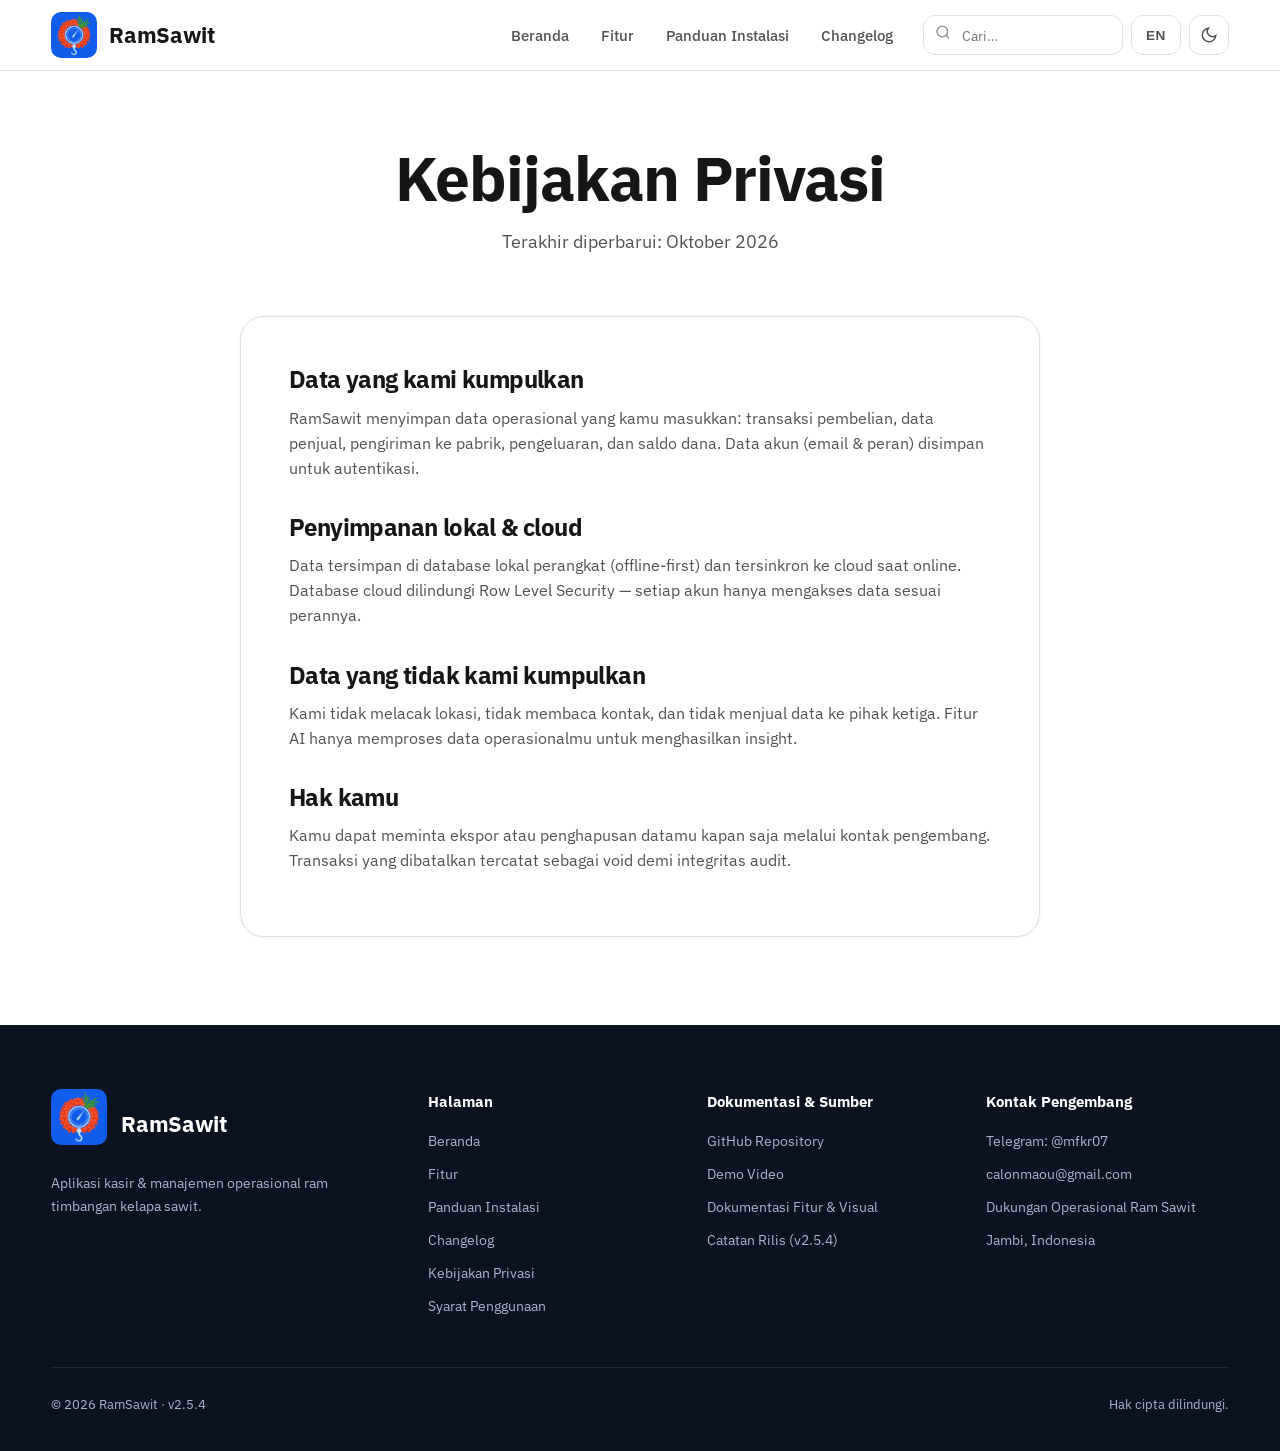
<file: privasi.html>
<!DOCTYPE html>
<html lang="id" data-theme="light">
<head>
  <meta charset="UTF-8" />
  <meta name="viewport" content="width=device-width, initial-scale=1.0" />
  <title>Kebijakan Privasi — RamSawit</title>
  <meta name="description" content="Kebijakan privasi aplikasi RamSawit." />
  <link rel="preconnect" href="https://fonts.googleapis.com" />
  <link rel="preconnect" href="https://fonts.gstatic.com" crossorigin />
  <link href="https://fonts.googleapis.com/css2?family=IBM+Plex+Sans:wght@400;500;600;700;800&display=swap" rel="stylesheet" />
  <link rel="stylesheet" href="styles.css" />
  <link rel="icon" href="images/logo.png" type="image/png" />
</head>
<body>
  <header class="topnav">
    <div class="container nav-inner">
      <a href="index.html" class="brand">
        <img src="images/logo.png" alt="Logo RamSawit" width="46" height="46" />
        <span class="brand-name">RamSawit</span>
      </a>
      <nav class="nav-links" id="navLinks">
        <a href="index.html" data-i18n="nav.home">Beranda</a>
        <a href="fitur.html" data-i18n="nav.features">Fitur</a>
        <a href="instalasi.html" data-i18n="nav.install">Panduan Instalasi</a>
        <a href="changelog.html" data-i18n="nav.changelog">Changelog</a>
      </nav>
      <div class="nav-tools">
        <div class="search-wrap">
          <span class="search-icon"><svg viewBox="0 0 24 24" width="16" height="16" fill="none" stroke="currentColor" stroke-width="2"><circle cx="11" cy="11" r="8"/><line x1="21" y1="21" x2="16.65" y2="16.65"/></svg></span>
          <input class="search-input" id="searchInput" data-i18n-ph="nav.search.ph" placeholder="Cari…" autocomplete="off" />
          <div class="search-results" id="searchResults"></div>
        </div>
        <button class="lang-btn" id="langBtn" aria-label="Ganti bahasa">EN</button>
        <button class="icon-btn" id="themeBtn" aria-label="Mode gelap / terang">
          <svg viewBox="0 0 24 24" width="18" height="18" fill="none" stroke="currentColor" stroke-width="2"><path d="M21 12.79A9 9 0 1 1 11.21 3 7 7 0 0 0 21 12.79z"/></svg>
        </button>
        <button class="nav-toggle" id="navToggle" aria-label="Menu" aria-expanded="false"><span></span><span></span><span></span></button>
      </div>
    </div>
  </header>

  <main>
    <section class="page-hero">
      <div class="container">
        <h1 class="reveal" data-i18n="pv.title">Kebijakan Privasi</h1>
        <p class="lead reveal d1" style="margin:0 auto" data-i18n="pv.sub">Terakhir diperbarui: Oktober 2026</p>
      </div>
    </section>

    <section class="container section" style="padding-top:20px">
      <div class="prose reveal">
        <h2 data-i18n="pv.1t">Data yang kami kumpulkan</h2>
        <p data-i18n="pv.1d">RamSawit menyimpan data operasional yang kamu masukkan: transaksi pembelian, data penjual, pengiriman ke pabrik, pengeluaran, dan saldo dana. Data akun (email &amp; peran) disimpan untuk autentikasi.</p>
        <h2 data-i18n="pv.2t">Penyimpanan lokal &amp; cloud</h2>
        <p data-i18n="pv.2d">Data tersimpan di database lokal perangkat (offline-first) dan tersinkron ke cloud saat online. Database cloud dilindungi Row Level Security — setiap akun hanya mengakses data sesuai perannya.</p>
        <h2 data-i18n="pv.3t">Data yang tidak kami kumpulkan</h2>
        <p data-i18n="pv.3d">Kami tidak melacak lokasi, tidak membaca kontak, dan tidak menjual data ke pihak ketiga. Fitur AI hanya memproses data operasionalmu untuk menghasilkan insight.</p>
        <h2 data-i18n="pv.4t">Hak kamu</h2>
        <p data-i18n="pv.4d">Kamu dapat meminta ekspor atau penghapusan datamu kapan saja melalui kontak pengembang. Transaksi yang dibatalkan tercatat sebagai void demi integritas audit.</p>
      </div>
    </section>
  </main>

  <footer>
    <div class="container">
      <div class="footer-grid">
        <div class="footer-brand">
          <div style="display:flex;align-items:center;gap:14px;margin-bottom:12px;">
            <img src="images/logo.png" alt="Logo RamSawit" width="56" height="56" />
            <span class="brand-name" style="font-size:1.4rem;font-weight:800;">RamSawit</span>
          </div>
          <p data-i18n="ft.tag">Aplikasi kasir &amp; manajemen operasional ram timbangan kelapa sawit.</p>
        </div>
        <div class="footer-col">
          <h4 data-i18n="ft.pages">Halaman</h4>
          <a href="index.html" data-i18n="nav.home">Beranda</a>
          <a href="fitur.html" data-i18n="nav.features">Fitur</a>
          <a href="instalasi.html" data-i18n="nav.install">Panduan Instalasi</a>
          <a href="changelog.html" data-i18n="nav.changelog">Changelog</a>
          <a href="privasi.html" data-i18n="nav.privacy">Kebijakan Privasi</a>
          <a href="syarat.html" data-i18n="nav.terms">Syarat Penggunaan</a>
        </div>
        <div class="footer-col">
          <h4 data-i18n="ft.social">Dokumentasi &amp; Sumber</h4>
          <a href="https://github.com/Mfkr07/Kasir_TBS_Sawit" target="_blank" rel="noopener">GitHub Repository</a>
          <a href="index.html#video">Demo Video</a>
          <a href="fitur.html">Dokumentasi Fitur &amp; Visual</a>
          <a href="changelog.html">Catatan Rilis (v2.5.4)</a>
        </div>
        <div class="footer-col">
          <h4 data-i18n="ft.contact">Kontak Pengembang</h4>
          <a href="https://t.me/mfkr07" target="_blank" rel="noopener">Telegram: @mfkr07</a>
          <a href="mailto:calonmaou@gmail.com">calonmaou@gmail.com</a>
          <span>Dukungan Operasional Ram Sawit</span>
          <span>Jambi, Indonesia</span>
        </div>
      </div>
      <div class="footer-copy">
        <span>© 2026 RamSawit · v2.5.4</span>
        <span data-i18n="ft.rights">Hak cipta dilindungi.</span>
      </div>
    </div>
  </footer>

  <script src="app.js"></script>
</body>
</html>
</file>
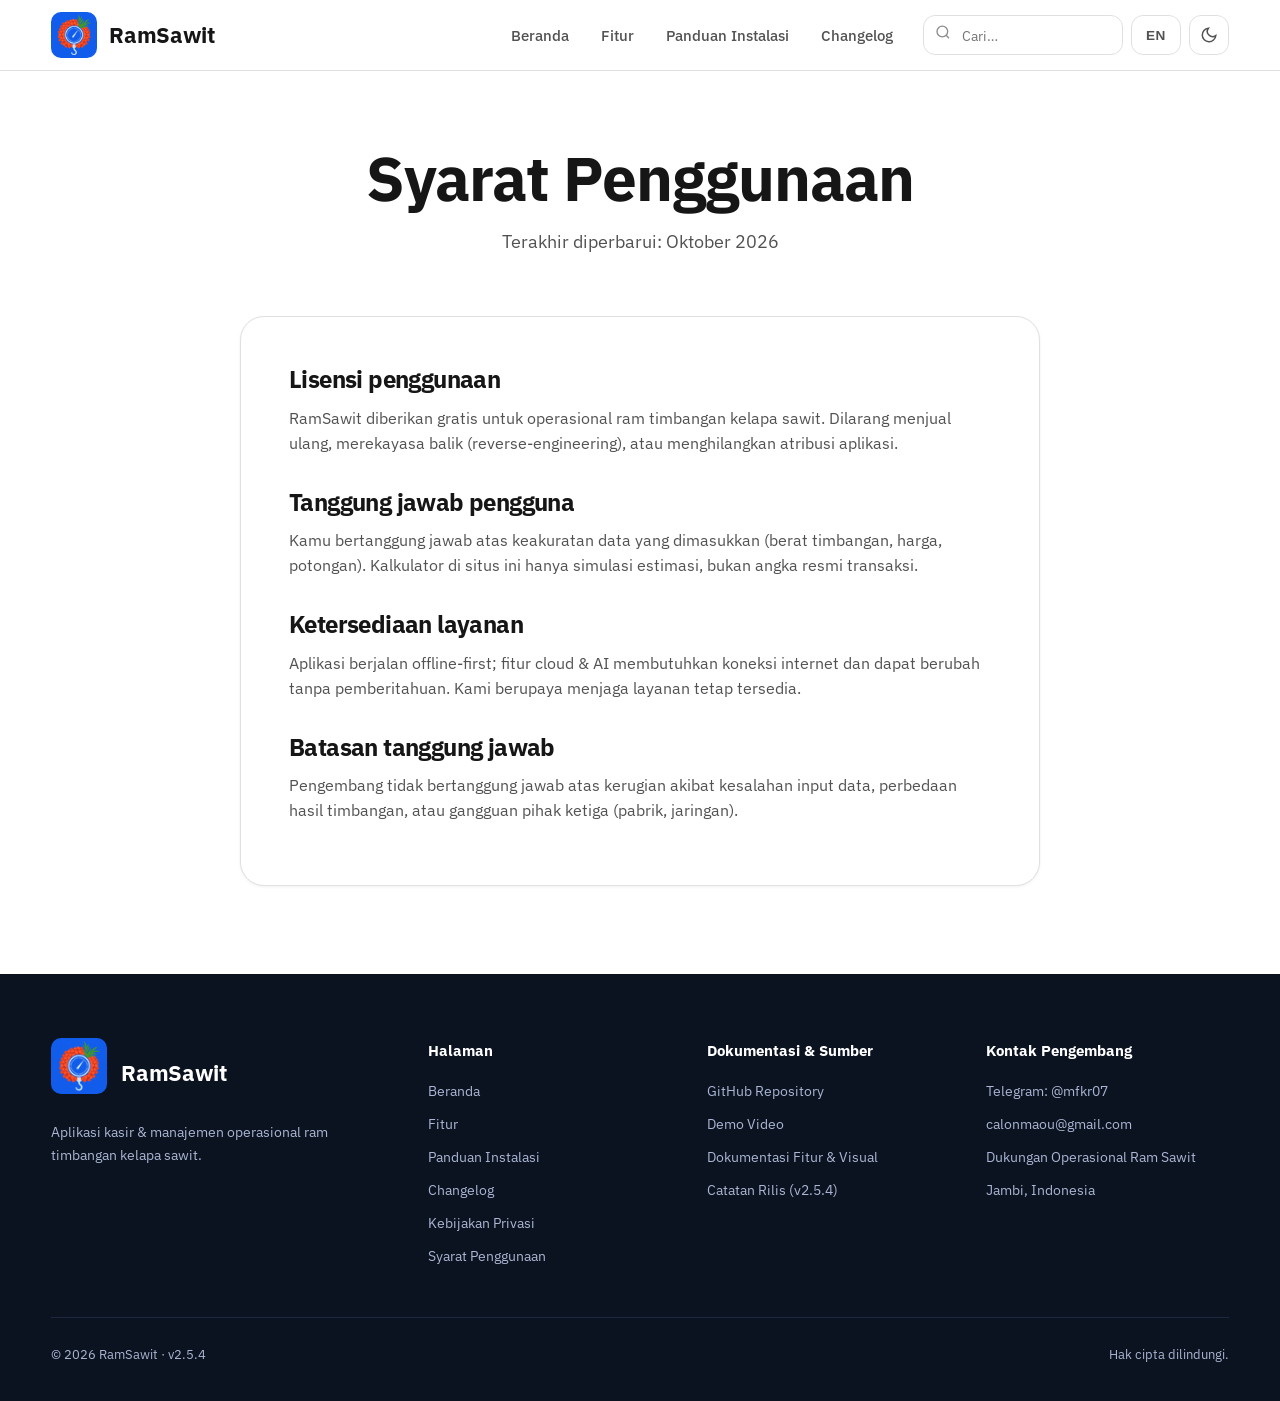
<file: syarat.html>
<!DOCTYPE html>
<html lang="id" data-theme="light">
<head>
  <meta charset="UTF-8" />
  <meta name="viewport" content="width=device-width, initial-scale=1.0" />
  <title>Syarat Penggunaan — RamSawit</title>
  <meta name="description" content="Syarat penggunaan aplikasi RamSawit." />
  <link rel="preconnect" href="https://fonts.googleapis.com" />
  <link rel="preconnect" href="https://fonts.gstatic.com" crossorigin />
  <link href="https://fonts.googleapis.com/css2?family=IBM+Plex+Sans:wght@400;500;600;700;800&display=swap" rel="stylesheet" />
  <link rel="stylesheet" href="styles.css" />
  <link rel="icon" href="images/logo.png" type="image/png" />
</head>
<body>
  <header class="topnav">
    <div class="container nav-inner">
      <a href="index.html" class="brand">
        <img src="images/logo.png" alt="Logo RamSawit" width="46" height="46" />
        <span class="brand-name">RamSawit</span>
      </a>
      <nav class="nav-links" id="navLinks">
        <a href="index.html" data-i18n="nav.home">Beranda</a>
        <a href="fitur.html" data-i18n="nav.features">Fitur</a>
        <a href="instalasi.html" data-i18n="nav.install">Panduan Instalasi</a>
        <a href="changelog.html" data-i18n="nav.changelog">Changelog</a>
      </nav>
      <div class="nav-tools">
        <div class="search-wrap">
          <span class="search-icon"><svg viewBox="0 0 24 24" width="16" height="16" fill="none" stroke="currentColor" stroke-width="2"><circle cx="11" cy="11" r="8"/><line x1="21" y1="21" x2="16.65" y2="16.65"/></svg></span>
          <input class="search-input" id="searchInput" data-i18n-ph="nav.search.ph" placeholder="Cari…" autocomplete="off" />
          <div class="search-results" id="searchResults"></div>
        </div>
        <button class="lang-btn" id="langBtn" aria-label="Ganti bahasa">EN</button>
        <button class="icon-btn" id="themeBtn" aria-label="Mode gelap / terang">
          <svg viewBox="0 0 24 24" width="18" height="18" fill="none" stroke="currentColor" stroke-width="2"><path d="M21 12.79A9 9 0 1 1 11.21 3 7 7 0 0 0 21 12.79z"/></svg>
        </button>
        <button class="nav-toggle" id="navToggle" aria-label="Menu" aria-expanded="false"><span></span><span></span><span></span></button>
      </div>
    </div>
  </header>

  <main>
    <section class="page-hero">
      <div class="container">
        <h1 class="reveal" data-i18n="tm.title">Syarat Penggunaan</h1>
        <p class="lead reveal d1" style="margin:0 auto" data-i18n="tm.sub">Terakhir diperbarui: Oktober 2026</p>
      </div>
    </section>

    <section class="container section" style="padding-top:20px">
      <div class="prose reveal">
        <h2 data-i18n="tm.1t">Lisensi penggunaan</h2>
        <p data-i18n="tm.1d">RamSawit diberikan gratis untuk operasional ram timbangan kelapa sawit. Dilarang menjual ulang, merekayasa balik (reverse-engineering), atau menghilangkan atribusi aplikasi.</p>
        <h2 data-i18n="tm.2t">Tanggung jawab pengguna</h2>
        <p data-i18n="tm.2d">Kamu bertanggung jawab atas keakuratan data yang dimasukkan (berat timbangan, harga, potongan). Kalkulator di situs ini hanya simulasi estimasi, bukan angka resmi transaksi.</p>
        <h2 data-i18n="tm.3t">Ketersediaan layanan</h2>
        <p data-i18n="tm.3d">Aplikasi berjalan offline-first; fitur cloud &amp; AI membutuhkan koneksi internet dan dapat berubah tanpa pemberitahuan. Kami berupaya menjaga layanan tetap tersedia.</p>
        <h2 data-i18n="tm.4t">Batasan tanggung jawab</h2>
        <p data-i18n="tm.4d">Pengembang tidak bertanggung jawab atas kerugian akibat kesalahan input data, perbedaan hasil timbangan, atau gangguan pihak ketiga (pabrik, jaringan).</p>
      </div>
    </section>
  </main>

  <footer>
    <div class="container">
      <div class="footer-grid">
        <div class="footer-brand">
          <div style="display:flex;align-items:center;gap:14px;margin-bottom:12px;">
            <img src="images/logo.png" alt="Logo RamSawit" width="56" height="56" />
            <span class="brand-name" style="font-size:1.4rem;font-weight:800;">RamSawit</span>
          </div>
          <p data-i18n="ft.tag">Aplikasi kasir &amp; manajemen operasional ram timbangan kelapa sawit.</p>
        </div>
        <div class="footer-col">
          <h4 data-i18n="ft.pages">Halaman</h4>
          <a href="index.html" data-i18n="nav.home">Beranda</a>
          <a href="fitur.html" data-i18n="nav.features">Fitur</a>
          <a href="instalasi.html" data-i18n="nav.install">Panduan Instalasi</a>
          <a href="changelog.html" data-i18n="nav.changelog">Changelog</a>
          <a href="privasi.html" data-i18n="nav.privacy">Kebijakan Privasi</a>
          <a href="syarat.html" data-i18n="nav.terms">Syarat Penggunaan</a>
        </div>
        <div class="footer-col">
          <h4 data-i18n="ft.social">Dokumentasi &amp; Sumber</h4>
          <a href="https://github.com/Mfkr07/Kasir_TBS_Sawit" target="_blank" rel="noopener">GitHub Repository</a>
          <a href="index.html#video">Demo Video</a>
          <a href="fitur.html">Dokumentasi Fitur &amp; Visual</a>
          <a href="changelog.html">Catatan Rilis (v2.5.4)</a>
        </div>
        <div class="footer-col">
          <h4 data-i18n="ft.contact">Kontak Pengembang</h4>
          <a href="https://t.me/mfkr07" target="_blank" rel="noopener">Telegram: @mfkr07</a>
          <a href="mailto:calonmaou@gmail.com">calonmaou@gmail.com</a>
          <span>Dukungan Operasional Ram Sawit</span>
          <span>Jambi, Indonesia</span>
        </div>
      </div>
      <div class="footer-copy">
        <span>© 2026 RamSawit · v2.5.4</span>
        <span data-i18n="ft.rights">Hak cipta dilindungi.</span>
      </div>
    </div>
  </footer>

  <script src="app.js"></script>
</body>
</html>
</file>
<file: styles.css>
/* ============================================================
   RamSawit Download Portal — fluid modern design
   Warna khas aplikasi: biru Carbon #0f62fe
   ============================================================ */
:root {
  --bg: #ffffff;
  --bg-soft: #f4f4f4;
  --surface: #ffffff;
  --surface-2: #e0e0e0;
  --ink: #161616;
  --ink-2: #525252;
  --ink-3: #8c8c8c;
  --primary: #0f62fe;
  --primary-2: #0043ce;
  --primary-soft: rgba(15, 98, 254, 0.08);
  --grad: linear-gradient(135deg, #0f62fe 0%, #0043ce 100%);
  --line: #e0e0e0;
  --success: #24a148;
  --warning: #f1c21b;
  --danger: #da1e28;
  --radius: 4px;
  --radius-sm: 2px;
  --shadow: 0 1px 3px rgba(22, 22, 22, 0.06);
  --shadow-lg: 0 4px 12px rgba(22, 22, 22, 0.12);
  --nav-h: 70px;
  --font: 'IBM Plex Sans', -apple-system, BlinkMacSystemFont, 'Segoe UI', Roboto, sans-serif;
}
[data-theme="dark"] {
  --bg: #161616;
  --bg-soft: #262626;
  --surface: #1f1f1f;
  --surface-2: #333333;
  --ink: #f4f4f4;
  --ink-2: #c6c6c6;
  --ink-3: #8c8c8c;
  --primary: #4589ff;
  --primary-2: #0f62fe;
  --primary-soft: rgba(69, 137, 255, 0.16);
  --line: #393939;
  --shadow: 0 1px 3px rgba(0, 0, 0, 0.4);
  --shadow-lg: 0 4px 16px rgba(0, 0, 0, 0.6);
}

* { margin: 0; padding: 0; box-sizing: border-box; }
html { scroll-behavior: smooth; }
body {
  font-family: var(--font);
  background: var(--bg);
  color: var(--ink);
  font-size: 16px;
  line-height: 1.6;
  -webkit-font-smoothing: antialiased;
  transition: background 0.3s, color 0.3s;
  overflow-x: hidden;
}
::selection { background: rgba(15, 98, 254, 0.22); }
img { max-width: 100%; }
a { color: var(--primary); }
.container { width: min(1180px, 92%); margin: 0 auto; }

/* ---------- Typography hierarchy ---------- */
h1 { font-size: clamp(2.4rem, 5vw, 3.9rem); font-weight: 800; line-height: 1.12; letter-spacing: -1px; }
h2 { font-size: clamp(1.9rem, 3.6vw, 2.7rem); font-weight: 800; line-height: 1.18; letter-spacing: -0.6px; }
h3 { font-size: 1.3rem; font-weight: 700; line-height: 1.3; }
.eyebrow {
  display: inline-block; font-size: 0.82rem; font-weight: 700; letter-spacing: 1.5px;
  text-transform: uppercase; color: var(--primary);
  background: var(--primary-soft); padding: 7px 16px; border-radius: 999px; margin-bottom: 18px;
}
.lead { font-size: 1.15rem; color: var(--ink-2); max-width: 44rem; }
.section { padding: 88px 0; }
.section-head { margin-bottom: 44px; }
.section-head h2 { margin-bottom: 12px; }
.grad-text { background: var(--grad); -webkit-background-clip: text; background-clip: text; color: transparent; }

/* ---------- Top nav ---------- */
.topnav {
  position: sticky; top: 0; z-index: 100;
  background: color-mix(in srgb, var(--bg) 88%, transparent);
  backdrop-filter: blur(14px); -webkit-backdrop-filter: blur(14px);
  border-bottom: 1px solid var(--line);
}
.nav-inner { display: flex; align-items: center; height: var(--nav-h); gap: 16px; }
.brand { display: flex; align-items: center; gap: 12px; text-decoration: none; color: var(--ink); flex-shrink: 0; }
.brand img { border-radius: 10px; display: block; width: 46px; height: 46px; object-fit: contain; }
.brand-name { font-weight: 800; font-size: 1.35rem; letter-spacing: -0.3px; }
.nav-links { display: flex; gap: 4px; margin-left: auto; }
.nav-links a {
  color: var(--ink-2); text-decoration: none; font-size: 0.95rem; font-weight: 500;
  padding: 10px 14px; border-radius: 10px; transition: background 0.2s, color 0.2s;
}
.nav-links a:hover { background: var(--surface-2); color: var(--ink); }
.nav-links a.active { color: var(--primary); background: var(--primary-soft); font-weight: 700; }
.nav-tools { margin-left: 0; display: flex; align-items: center; gap: 8px; flex-shrink: 0; }
.icon-btn {
  width: 40px; height: 40px; border-radius: 12px; border: 1px solid var(--line);
  background: var(--surface); color: var(--ink-2); cursor: pointer;
  display: inline-flex; align-items: center; justify-content: center;
  font-size: 1.05rem; transition: transform 0.15s, background 0.2s;
}
.icon-btn:hover { background: var(--surface-2); transform: translateY(-1px); }
.lang-btn {
  height: 40px; padding: 0 14px; border-radius: 12px; border: 1px solid var(--line);
  background: var(--surface); color: var(--ink-2); font-weight: 700; font-size: 0.85rem;
  cursor: pointer; letter-spacing: 0.5px;
}
.lang-btn:hover { background: var(--surface-2); }
.nav-toggle { display: none; flex-direction: column; gap: 5px; background: none; border: 0; cursor: pointer; padding: 10px; }
.nav-toggle span { width: 22px; height: 2px; border-radius: 2px; background: var(--ink); }

/* search */
.search-wrap { position: relative; }
.search-input {
  height: 40px; width: 200px; border-radius: 12px; border: 1px solid var(--line);
  background: var(--surface); color: var(--ink); padding: 0 14px 0 38px;
  font-family: var(--font); font-size: 0.9rem; outline: none; transition: width 0.25s, border-color 0.2s;
}
.search-input:focus { width: 260px; border-color: var(--primary); }
.search-icon { position: absolute; left: 12px; top: 50%; transform: translateY(-50%); color: var(--ink-3); pointer-events: none; }
.search-results {
  position: absolute; top: calc(100% + 8px); right: 0; width: 320px; max-height: 380px; overflow: auto;
  background: var(--surface); border: 1px solid var(--line); border-radius: 16px;
  box-shadow: var(--shadow-lg); display: none; z-index: 200;
}
.search-results.open { display: block; }
.search-results a {
  display: block; padding: 12px 16px; text-decoration: none; color: var(--ink);
  border-bottom: 1px solid var(--line); font-size: 0.92rem;
}
.search-results a:last-child { border-bottom: 0; }
.search-results a:hover { background: var(--surface-2); }
.search-results a small { display: block; color: var(--ink-3); font-size: 0.78rem; margin-top: 2px; }

/* ---------- Buttons ---------- */
.btn {
  display: inline-flex; align-items: center; justify-content: center; gap: 10px;
  font-family: var(--font); font-weight: 600; font-size: 0.95rem; min-height: 44px;
  padding: 12px 24px; border-radius: var(--radius-sm); border: 1px solid transparent; cursor: pointer; text-decoration: none;
  transition: background 0.15s, border-color 0.15s, color 0.15s;
}
.btn-primary { background: var(--primary); color: #fff; }
.btn-primary:hover { background: var(--primary-2); }
.btn-ghost { background: transparent; color: var(--ink); border: 1px solid var(--line); }
.btn-ghost:hover { background: var(--surface-2); }
.btn-light { background: var(--surface); color: var(--ink); border: 1px solid var(--line); }
.btn-light:hover { background: var(--surface-2); }
.btn-lg { padding: 14px 28px; font-size: 1rem; min-height: 48px; }
.btn-block { width: 100%; }
.btn[disabled] { opacity: 0.45; cursor: not-allowed; }

/* ---------- Hero ---------- */
.hero { padding: 72px 0 64px; position: relative; overflow: hidden; }
.hero::before {
  content: ''; position: absolute; inset: 0; pointer-events: none;
  background:
    radial-gradient(600px 400px at 85% 10%, rgba(15, 98, 254, 0.12), transparent 70%),
    radial-gradient(500px 380px at 5% 90%, rgba(122, 179, 255, 0.10), transparent 70%);
}
.hero-grid { display: grid; grid-template-columns: 1fr 1.05fr; gap: 56px; align-items: center; position: relative; }
.hero h1 { margin-bottom: 20px; }
.hero .lead { margin-bottom: 32px; }
.hero-actions { display: flex; gap: 14px; flex-wrap: wrap; margin-bottom: 18px; }
.hero-meta { font-size: 0.9rem; color: var(--ink-3); }
.preview-note { text-align: center; font-size: 0.82rem; color: var(--ink-3); margin-top: 18px; }

/* device mockups — dynamic opposing angles */
.devices { position: relative; width: 100%; max-width: 600px; margin: 0 auto; perspective: 1400px; }
.device-laptop { transform: rotateY(-14deg) rotateX(4deg); transform-style: preserve-3d; transition: transform 0.5s ease; }
.devices:hover .device-laptop { transform: rotateY(-8deg) rotateX(2deg); }
.laptop-screen {
  border: 12px solid #141a26; border-bottom: 0; border-radius: 14px 14px 0 0;
  overflow: hidden; background: #141a26; box-shadow: var(--shadow-lg);
  aspect-ratio: 16 / 10; position: relative;
}
.laptop-screen .screen-carousel, .phone-frame .screen-carousel { position: absolute; inset: 0; }
.screen-carousel img {
  position: absolute; inset: 0; width: 100%; height: 100%; object-fit: cover; object-position: top;
  opacity: 0; transition: opacity 0.8s ease;
}
.screen-carousel img.active { opacity: 1; }
.laptop-base { height: 16px; margin: 0 -16px; background: linear-gradient(#2a3348, #141a26); border-radius: 0 0 14px 14px; position: relative; }
.laptop-base::before { content: ''; position: absolute; top: 0; left: 50%; transform: translateX(-50%); width: 110px; height: 6px; background: #3d4a66; border-radius: 0 0 10px 10px; }
.device-phone {
  position: absolute; right: -8px; bottom: 34px; width: 158px; z-index: 2;
  transform: rotateY(16deg) rotateZ(3deg); transform-style: preserve-3d; transition: transform 0.5s ease;
}
.devices:hover .device-phone { transform: rotateY(9deg) rotateZ(1deg); }
.phone-frame {
  border: 10px solid #141a26; border-radius: 30px; overflow: hidden; background: #fff;
  box-shadow: 0 24px 50px rgba(0, 0, 0, 0.28); aspect-ratio: 9 / 19; position: relative;
}
.phone-notch { position: absolute; top: 7px; left: 50%; transform: translateX(-50%); width: 8px; height: 8px; background: #0b0f17; border-radius: 50%; z-index: 3; box-shadow: inset 0 0 1px 1px rgba(255,255,255,0.15); }
.screen-dots { position: absolute; bottom: 10px; left: 50%; transform: translateX(-50%); display: flex; align-items: center; justify-content: center; gap: 6px; z-index: 4; background: rgba(11, 15, 23, 0.55); backdrop-filter: blur(4px); -webkit-backdrop-filter: blur(4px); padding: 4px 10px; border-radius: 999px; box-shadow: 0 2px 8px rgba(0, 0, 0, 0.25); }
.screen-dots button { width: 7px; height: 7px; border-radius: 50%; border: 0; background: rgba(255, 255, 255, 0.45); cursor: pointer; padding: 0; transition: all 0.2s ease; }
.screen-dots button:hover { background: rgba(255, 255, 255, 0.85); }
.screen-dots button.active { background: #ffffff; transform: scale(1.35); box-shadow: 0 0 6px rgba(255, 255, 255, 0.8); }
.device-label { text-align: center; font-size: 0.8rem; font-weight: 700; letter-spacing: 1px; text-transform: uppercase; color: var(--ink-3); margin-top: 12px; }

/* ---------- Stats band ---------- */
.band { background: var(--bg-soft); border-top: 1px solid var(--line); border-bottom: 1px solid var(--line); }
.stats { display: grid; grid-template-columns: repeat(4, 1fr); }
.stat { padding: 40px 28px; border-left: 1px solid var(--line); }
.stat:first-child { border-left: 0; }
.stat strong { display: block; font-size: 3rem; font-weight: 800; letter-spacing: -1px; background: var(--grad); -webkit-background-clip: text; background-clip: text; color: transparent; line-height: 1.1; }
.stat span:last-child { color: var(--ink-3); font-size: 0.92rem; }

/* ---------- Cards & grids ---------- */
.card, .panel, .calc-card, .shot, .dl-card, .step, .faq details, .tl-item {
  border-radius: var(--radius);
  border: 1px solid var(--line);
  box-shadow: none;
}
.grid-3 { display: grid; grid-template-columns: repeat(3, 1fr); gap: 24px; }
.card {
  background: var(--surface); border: 1px solid var(--line); border-radius: var(--radius);
  padding: 28px 24px; box-shadow: var(--shadow);
  transition: transform 0.25s, box-shadow 0.25s;
}
.card:hover { transform: translateY(-6px); box-shadow: var(--shadow-lg); }
.card .card-icon { font-size: 2rem; margin-bottom: 14px; }
.card h3 { margin-bottom: 10px; }
.card p { font-size: 0.94rem; color: var(--ink-2); }

/* ---------- Calculator ---------- */
#kalkulator {
  scroll-margin-top: 90px;
}

/* Split Layout Kalkulator: Kiri Informasi/Deskripsi, Kanan Card Form */
.calc-split-layout {
  display: grid;
  grid-template-columns: 0.8fr 1.2fr;
  gap: 32px;
  align-items: start;
}
@media (max-width: 1060px) {
  .calc-split-layout {
    grid-template-columns: 1fr;
    gap: 36px;
  }
}

.calc-info-col {
  display: flex;
  flex-direction: column;
}
.calc-section-title {
  font-size: 2.15rem;
  font-weight: 800;
  line-height: 1.22;
  color: var(--ink);
  margin: 12px 0 16px;
  letter-spacing: -0.5px;
}
.calc-section-lead {
  font-size: 1.02rem;
  line-height: 1.6;
  color: var(--ink-2);
  margin-bottom: 20px;
}
.calc-desc-body {
  font-size: 0.94rem;
  line-height: 1.65;
  color: var(--ink-2);
}
.calc-highlight-list {
  display: flex;
  flex-direction: column;
  gap: 14px;
  margin: 22px 0;
}
.calc-highlight-item {
  display: flex;
  align-items: flex-start;
  gap: 14px;
  padding: 14px 16px;
  background: var(--surface);
  border: 1px solid var(--line);
  border-radius: var(--radius);
  box-shadow: var(--shadow);
}
.calc-highlight-icon {
  width: 40px;
  height: 40px;
  border-radius: 8px;
  background: var(--primary-soft);
  color: var(--primary);
  display: flex;
  align-items: center;
  justify-content: center;
  flex-shrink: 0;
}
.calc-highlight-item h4 {
  font-size: 0.96rem;
  font-weight: 700;
  color: var(--ink);
  margin: 0 0 4px;
}
.calc-highlight-item p {
  font-size: 0.86rem;
  color: var(--ink-3);
  margin: 0;
  line-height: 1.45;
}
.calc-offline-note {
  display: flex;
  align-items: center;
  gap: 10px;
  padding: 12px 16px;
  background: var(--surface-2);
  border: 1px solid var(--line);
  border-radius: var(--radius);
  font-size: 0.86rem;
  color: var(--ink-2);
  font-weight: 500;
}
.calc-offline-note svg {
  color: var(--primary);
  flex-shrink: 0;
}

.calc-card-col {
  width: 100%;
}
/* Card Form Kalkulator Selaras Desain Portal */
.calc-card {
  background: var(--surface);
  border: 1px solid var(--line);
  border-radius: var(--radius);
  box-shadow: var(--shadow);
  overflow: hidden;
  width: 100%;
  margin: 0;
}
.calc-tabs {
  display: flex;
  background: var(--surface-2);
  padding: 6px;
  gap: 6px;
  border-bottom: 1px solid var(--line);
}
.calc-tab {
  flex: 1;
  border: 0;
  background: transparent;
  cursor: pointer;
  font-family: var(--font);
  font-weight: 600;
  font-size: 0.88rem;
  color: var(--ink-2);
  padding: 8px 12px;
  border-radius: var(--radius-sm);
  transition: all 0.2s;
  display: inline-flex;
  align-items: center;
  justify-content: center;
}
.calc-tab.active {
  background: var(--surface);
  color: var(--primary);
  box-shadow: var(--shadow);
  font-weight: 700;
}
.calc-body {
  padding: 14px 16px;
  display: none;
}
.calc-body.active {
  display: block;
}
.calc-grid {
  display: grid;
  grid-template-columns: 1fr 1fr;
  gap: 12px;
  margin-bottom: 8px;
}
/* Kotak Pembungkus Sub-Seksi Form */
.calc-section-box {
  background: var(--surface);
  border: 1px solid var(--line);
  border-radius: var(--radius-sm);
  padding: 10px 12px;
  margin-bottom: 10px;
}
.calc-section-box-title {
  font-size: 0.78rem;
  font-weight: 700;
  color: var(--ink-2);
  text-transform: uppercase;
  letter-spacing: 0.5px;
  margin-bottom: 8px;
  display: flex;
  align-items: center;
  justify-content: space-between;
}
/* Header Kolom Buah Desktop */
.calc-fruit-table-header {
  display: grid;
  grid-template-columns: 1.35fr 1fr 0.8fr 1.05fr 34px;
  gap: 6px;
  margin-bottom: 6px;
  font-size: 0.7rem;
  font-weight: 700;
  color: var(--ink-2);
  text-transform: uppercase;
}
.calc-fruit-mobile-label {
  display: none;
}
.calc-fruit-actions {
  display: flex;
  justify-content: space-between;
  align-items: center;
  margin-top: 8px;
  padding-top: 6px;
  border-top: 1px dashed var(--line);
}
.calc-fruit-actions-hint {
  font-size: 0.72rem;
  color: var(--ink-3);
}

/* Baris Buah Dinamis */
.calc-fruit-row {
  display: grid;
  grid-template-columns: 1.35fr 1fr 0.8fr 1.05fr 34px;
  gap: 6px;
  align-items: center;
  background: var(--surface);
  border: 1px solid var(--line);
  border-radius: var(--radius-sm);
  padding: 6px 8px;
  margin-bottom: 6px;
  transition: border-color 0.2s;
}
.calc-fruit-row:hover {
  border-color: var(--primary);
}
.calc-fruit-del-btn {
  background: var(--surface-2);
  border: 1px solid var(--line);
  color: var(--ink-3);
  border-radius: var(--radius-sm);
  height: 30px;
  width: 32px;
  display: inline-flex;
  align-items: center;
  justify-content: center;
  cursor: pointer;
  transition: all 0.2s;
  padding: 0;
}
.calc-fruit-del-btn:hover {
  background: #fee2e2;
  border-color: #ef4444;
  color: #ef4444;
}
.calc-fruit-del-btn:disabled, .calc-fruit-del-btn[style*="display: none"] {
  display: none !important;
}

.calc-preset-bar {
  display: flex;
  flex-wrap: wrap;
  align-items: center;
  gap: 8px;
  margin-bottom: 18px;
  padding: 10px 14px;
  background: var(--surface-2);
  border-radius: var(--radius-sm);
  border: 1px solid var(--line);
}
.calc-preset-btn {
  background: var(--surface);
  border: 1px solid var(--line);
  color: var(--ink-2);
  padding: 6px 12px;
  border-radius: var(--radius-sm);
  font-size: 0.8rem;
  font-weight: 600;
  cursor: pointer;
  transition: all 0.2s;
  display: inline-flex;
  align-items: center;
  gap: 6px;
  font-family: inherit;
}
.calc-preset-btn:hover {
  background: var(--primary-soft);
  border-color: var(--primary);
  color: var(--primary);
}
.calc-preset-btn.active {
  background: var(--primary);
  border-color: var(--primary);
  color: #fff;
  box-shadow: 0 2px 6px rgba(15, 98, 254, 0.25);
}
.calc-status-badge {
  display: inline-flex;
  align-items: center;
  gap: 6px;
  background: rgba(36, 161, 72, 0.12);
  border: 1px solid var(--success);
  color: var(--success);
  padding: 4px 10px;
  border-radius: var(--radius-sm);
  font-size: 0.75rem;
  font-weight: 700;
}

/* Toast Notification */
.calc-toast {
  position: fixed;
  bottom: 28px;
  left: 50%;
  transform: translateX(-50%) translateY(100px);
  background: #18181b;
  color: #ffffff;
  border: 1px solid #3f3f46;
  padding: 12px 22px;
  border-radius: 30px;
  font-size: 0.88rem;
  font-weight: 600;
  box-shadow: 0 10px 30px rgba(0,0,0,0.3);
  display: flex;
  align-items: center;
  gap: 10px;
  z-index: 10000;
  opacity: 0;
  pointer-events: none;
  transition: all 0.3s cubic-bezier(0.16, 1, 0.3, 1);
}
.calc-toast.show {
  transform: translateX(-50%) translateY(0);
  opacity: 1;
}

.field label { display: block; font-size: 0.85rem; font-weight: 700; color: var(--ink-2); margin-bottom: 8px; }
.field input {
  width: 100%; font-family: var(--font); font-size: 1.05rem; padding: 13px 16px;
  border: 1.5px solid var(--line); border-radius: var(--radius-sm); background: var(--bg); color: var(--ink);
  outline: none; transition: border-color 0.2s;
}
.field input:focus { border-color: var(--primary); }
.calc-results {
  display: grid;
  grid-template-columns: repeat(2, 1fr);
  gap: 8px;
  margin-top: 10px;
  padding: 10px;
  background: var(--surface-2);
  border: 1px solid var(--line);
  border-radius: var(--radius-sm);
}
.calc-result {
  text-align: center;
  padding: 8px 6px;
  background: var(--surface);
  border: 1px solid var(--line);
  border-radius: var(--radius-sm);
}
.calc-result.highlight {
  background: var(--primary-soft);
  border: 1px solid var(--primary);
}
.calc-result .num {
  display: block;
  font-size: 1.25rem;
  font-weight: 800;
  letter-spacing: -0.5px;
  color: var(--ink);
  white-space: nowrap;
}
.calc-result.highlight .num {
  color: var(--primary);
  font-size: 1.35rem;
}
.calc-result .lbl {
  font-size: 0.72rem;
  color: var(--ink-2);
  margin-top: 3px;
  display: block;
  line-height: 1.2;
  font-weight: 700;
  text-transform: uppercase;
}
.calc-note { margin-top: 20px; font-size: 0.82rem; color: var(--ink-3); text-align: center; }

/* ---------- Gallery ---------- */
.gallery { display: grid; grid-template-columns: repeat(3, 1fr); gap: 24px; }
.shot { margin: 0; background: var(--surface); border: 1px solid var(--line); border-radius: var(--radius); overflow: hidden; box-shadow: var(--shadow); transition: transform 0.25s; }
.shot:hover { transform: translateY(-6px); }
.shot img { display: block; width: 100%; height: auto; }
.shot figcaption { padding: 20px 22px; }
.shot figcaption strong { display: block; font-size: 1.05rem; margin-bottom: 6px; }
.shot figcaption span { font-size: 0.9rem; color: var(--ink-2); }
.note {
  margin-top: 26px; font-size: 0.9rem; color: var(--ink-2); background: var(--surface);
  border: 1px solid var(--line); border-left: 4px solid var(--warning);
  padding: 16px 20px; border-radius: 0 var(--radius-sm) var(--radius-sm) 0; max-width: 780px;
}

/* ---------- Video placeholder ---------- */
.video-hook {
  position: relative; border-radius: 24px; overflow: hidden; cursor: pointer;
  background: linear-gradient(135deg, #0b1e42, #0f62fe); aspect-ratio: 16 / 8;
  display: flex; align-items: center; justify-content: center; flex-direction: column; gap: 16px;
  box-shadow: var(--shadow-lg); max-width: 860px; margin: 0 auto;
}
.video-hook .play {
  width: 84px; height: 84px; border-radius: 50%; background: rgba(255,255,255,0.95);
  display: flex; align-items: center; justify-content: center; font-size: 2rem; color: var(--primary);
  transition: transform 0.2s;
}
.video-hook:hover .play { transform: scale(1.1); }
.video-hook p { color: #fff; font-weight: 600; font-size: 1.05rem; }
.video-hook small { color: rgba(255,255,255,0.75); }

/* ---------- Requirements & permissions ---------- */
.two-col { display: grid; grid-template-columns: 1fr 1fr; gap: 24px; }
.panel { background: var(--surface); border: 1px solid var(--line); border-radius: var(--radius); padding: 32px 30px; box-shadow: var(--shadow); }
.panel h3 { margin-bottom: 18px; font-size: 1.35rem; }
.spec-list { list-style: none; display: grid; gap: 14px; }
.spec-list li { display: flex; gap: 12px; font-size: 0.95rem; color: var(--ink-2); }
.spec-list li b { color: var(--ink); min-width: 130px; }
.perm { display: flex; gap: 14px; padding: 14px 0; border-bottom: 1px solid var(--line); }
.perm:last-child { border-bottom: 0; }
.perm .perm-icon { font-size: 1.5rem; }
.perm p { font-size: 0.92rem; color: var(--ink-2); }
.perm p b { color: var(--ink); }

/* ---------- Testimonials ---------- */
.t-carousel { position: relative; max-width: 760px; margin: 0 auto; overflow: hidden; border-radius: 24px; }
.t-track { display: flex; transition: transform 0.5s ease; }
.t-slide { min-width: 100%; padding: 8px; }
.t-card { background: var(--surface); border: 1px solid var(--line); border-radius: var(--radius); padding: 36px; box-shadow: var(--shadow); text-align: center; }
.t-card .stars { color: var(--warning); font-size: 1.2rem; letter-spacing: 3px; margin-bottom: 14px; }
.t-card blockquote { font-size: 1.1rem; font-style: italic; color: var(--ink-2); margin-bottom: 18px; }
.t-card .who { font-weight: 700; }
.t-card .role { font-size: 0.85rem; color: var(--ink-3); }
.dummy-tag { display: none; }
.t-nav { display: flex; justify-content: center; gap: 12px; margin-top: 22px; }
.t-nav button { width: 46px; height: 46px; border-radius: 50%; border: 1px solid var(--line); background: var(--surface); color: var(--ink); font-size: 1.2rem; cursor: pointer; transition: background 0.2s; }
.t-nav button:hover { background: var(--primary-soft); }

/* ---------- Download cards ---------- */
.dl-grid { display: grid; grid-template-columns: 1fr 1fr; gap: 24px; max-width: 900px; margin: 0 auto; }
.dl-card { border: 1px solid var(--line); border-radius: 24px; padding: 36px 32px; display: flex; flex-direction: column; gap: 18px; background: var(--surface); box-shadow: var(--shadow); }
.dl-card.featured { border: 2px solid var(--primary); box-shadow: var(--shadow-lg); }
.dl-head { display: flex; align-items: flex-start; gap: 8px; }
.dl-head h3 { font-size: 1.6rem; }
.dl-meta { font-size: 0.9rem; color: var(--ink-3); margin-top: 4px; }
.dl-badge { margin-left: auto; font-size: 0.75rem; font-weight: 800; letter-spacing: 1px; text-transform: uppercase; color: #fff; background: var(--success); padding: 6px 14px; border-radius: 999px; white-space: nowrap; }
.dl-badge.soon { background: var(--surface-2); color: var(--ink-3); border: 1px solid var(--line); }
.dl-list { list-style: none; display: grid; gap: 10px; font-size: 0.95rem; color: var(--ink-2); }
.dl-list li { padding-left: 26px; position: relative; }
.dl-list li::before { content: '✓'; position: absolute; left: 0; color: var(--success); font-weight: 800; }
.dl-alt { font-size: 0.9rem; text-align: center; display: block; margin-top: 4px; }
.dl-alt.static { color: var(--ink-3); text-decoration: none; }

/* ---------- Steps ---------- */
.steps { display: grid; grid-template-columns: repeat(3, 1fr); gap: 20px; counter-reset: step; }
.step { background: var(--surface); border: 1px solid var(--line); border-radius: var(--radius); padding: 32px 28px; box-shadow: var(--shadow); position: relative; }
.step-num { font-size: 2.6rem; font-weight: 800; background: var(--grad); -webkit-background-clip: text; background-clip: text; color: transparent; line-height: 1; }
.step h3 { margin: 14px 0 10px; }
.step p { font-size: 0.94rem; color: var(--ink-2); }
.step ol, .step ul { margin: 10px 0 0 18px; font-size: 0.92rem; color: var(--ink-2); display: grid; gap: 6px; }

/* ---------- FAQ ---------- */
.faq { max-width: 820px; margin: 0 auto; display: grid; gap: 12px; }
.faq details { border: 1px solid var(--line); border-radius: 16px; padding: 20px 24px; background: var(--surface); box-shadow: var(--shadow); }
.faq summary { font-size: 1.02rem; font-weight: 700; cursor: pointer; list-style: none; display: flex; justify-content: space-between; align-items: center; gap: 16px; }
.faq summary::-webkit-details-marker { display: none; }
.faq summary::after { content: '+'; font-size: 1.6rem; color: var(--primary); font-weight: 300; }
.faq details[open] summary::after { content: '–'; }
.faq p { margin-top: 12px; font-size: 0.94rem; color: var(--ink-2); }

/* ---------- Changelog ---------- */
.timeline { max-width: 780px; margin: 0 auto; position: relative; padding-left: 34px; }
.timeline::before { content: ''; position: absolute; left: 10px; top: 8px; bottom: 8px; width: 2px; background: var(--line); }
.tl-item { position: relative; margin-bottom: 28px; background: var(--surface); border: 1px solid var(--line); border-radius: 18px; padding: 24px 26px; box-shadow: var(--shadow); }
.tl-item::before { content: ''; position: absolute; left: -30px; top: 30px; width: 12px; height: 12px; border-radius: 50%; background: var(--primary); box-shadow: 0 0 0 4px var(--primary-soft); }
.tl-item .ver { font-size: 1.35rem; font-weight: 800; letter-spacing: -0.3px; }
.tl-item .date { font-size: 0.82rem; color: var(--ink-3); margin-left: 10px; }
.tl-item ul { margin: 12px 0 0 18px; display: grid; gap: 6px; font-size: 0.94rem; color: var(--ink-2); }

/* ---------- Legal / prose ---------- */
.prose { max-width: 800px; margin: 0 auto; background: var(--surface); border: 1px solid var(--line); border-radius: 24px; padding: 48px; box-shadow: var(--shadow); }
.prose h2 { font-size: 1.5rem; margin: 32px 0 12px; }
.prose h2:first-child { margin-top: 0; }
.prose p, .prose li { color: var(--ink-2); font-size: 0.98rem; }
.prose p { margin-bottom: 14px; }
.prose ul { margin: 0 0 14px 20px; display: grid; gap: 8px; }

/* ---------- CTA banner ---------- */
.cta-banner { background: var(--grad); color: #fff; padding: 72px 0; border-radius: 32px; margin: 0 auto 88px; width: min(1180px, 92%); text-align: center; box-shadow: var(--shadow-lg); }
.cta-banner h2 { color: #fff; margin-bottom: 14px; }
.cta-banner p { color: rgba(255,255,255,0.88); margin-bottom: 30px; font-size: 1.1rem; }

/* CTA Banner Buttons (Selaras & Presisi di Mobile/Desktop) */
.cta-actions {
  display: flex;
  justify-content: center;
  align-items: center;
  gap: 16px;
  flex-wrap: wrap;
  margin-top: 24px;
}
.cta-banner .cta-btn {
  display: inline-flex;
  align-items: center;
  justify-content: center;
  gap: 10px;
  min-height: 48px;
  min-width: 240px;
  padding: 12px 24px;
  border-radius: var(--radius-sm, 6px);
  background: #ffffff;
  color: var(--primary, #0f62fe);
  font-family: var(--font);
  font-weight: 700;
  font-size: 0.95rem;
  line-height: 1.2;
  text-decoration: none;
  white-space: nowrap;
  box-shadow: 0 4px 14px rgba(0, 0, 0, 0.12);
  border: 1.5px solid #ffffff;
  transition: all 0.2s ease;
  box-sizing: border-box;
}
.cta-banner .cta-btn:hover {
  background: #f4f7fe;
  color: var(--primary-2, #0043ce);
  border-color: #f4f7fe;
  transform: translateY(-2px);
  box-shadow: 0 6px 18px rgba(0, 0, 0, 0.18);
}
.cta-banner .cta-btn svg {
  flex-shrink: 0;
  width: 18px;
  height: 18px;
}

@media (max-width: 640px) {
  .cta-actions {
    flex-direction: column;
    align-items: center;
    gap: 12px;
    width: 100%;
  }
  .cta-banner .cta-btn {
    width: 100%;
    max-width: 290px;
    min-width: unset;
    padding: 13px 18px;
    font-size: 0.92rem;
  }
}

/* ---------- Footer ---------- */
footer { background: #0b1220; color: #aab6d3; padding: 64px 0 36px; margin-top: 0; }
[data-theme="dark"] footer { background: #060b16; }
.footer-grid { display: grid; grid-template-columns: 1.4fr 1fr 1fr 1fr; gap: 36px; margin-bottom: 40px; }
.footer-brand img { border-radius: 10px; margin-bottom: 14px; }
.footer-brand .brand-name { color: #fff; }
.footer-brand p { font-size: 0.9rem; margin-top: 8px; max-width: 300px; }
.footer-col h4 { color: #fff; font-size: 0.95rem; margin-bottom: 16px; }
.footer-col a, .footer-col span { display: block; color: #aab6d3; text-decoration: none; font-size: 0.9rem; margin-bottom: 10px; }
.footer-col a:hover { color: #fff; }
.footer-copy { border-top: 1px solid #1c2742; padding-top: 26px; font-size: 0.82rem; display: flex; justify-content: space-between; flex-wrap: wrap; gap: 10px; }

/* ---------- Reveal ---------- */
.reveal { opacity: 0; transform: translateY(28px); transition: opacity 0.65s ease, transform 0.65s ease; }
.reveal.in { opacity: 1; transform: none; }
.reveal.d1 { transition-delay: 0.08s; } .reveal.d2 { transition-delay: 0.16s; }
.reveal.d3 { transition-delay: 0.24s; } .reveal.d4 { transition-delay: 0.32s; }

/* ---------- Page hero (subpages) ---------- */
.page-hero { padding: 72px 0 40px; text-align: center; }
.page-hero h1 { margin-bottom: 14px; }
.page-hero .lead { margin: 0 auto; }

/* ---------- Module detail cards with screenshots ---------- */
.mod-grid { display: grid; grid-template-columns: 1fr 1fr; gap: 26px; }
.mod-card {
  display: flex;
  flex-direction: column;
  background: var(--surface);
  border: 1px solid var(--line);
  border-radius: var(--radius);
  padding: 24px;
  box-shadow: var(--shadow);
  transition: transform var(--dur) var(--ease), box-shadow var(--dur) var(--ease), border-color var(--dur) var(--ease);
}
.mod-card:hover {
  transform: translateY(-4px);
  border-color: var(--primary);
  box-shadow: 0 10px 28px rgba(0, 0, 0, 0.08);
}
.mod-card-header {
  display: flex;
  gap: 16px;
  align-items: flex-start;
}
.mod-card .card-icon {
  font-size: 2rem;
  flex-shrink: 0;
  background: var(--primary-soft);
  width: 52px;
  height: 52px;
  display: flex;
  align-items: center;
  justify-content: center;
  border-radius: 14px;
  margin: 0;
}
.mod-card h3 {
  margin: 0 0 4px;
  font-size: 1.15rem;
  font-weight: 700;
  color: var(--ink);
}
.mod-card p {
  margin: 0;
  font-size: 0.92rem;
  color: var(--ink-2);
  line-height: 1.5;
}
.mod-preview {
  margin: 16px 0 16px;
  border-radius: 10px;
  overflow: hidden;
  border: 1px solid var(--line);
  background: var(--bg-alt);
  box-shadow: 0 2px 8px rgba(0, 0, 0, 0.04);
  cursor: zoom-in;
  position: relative;
}
.mod-preview::after {
  content: "Klik untuk perbesar";
  position: absolute;
  bottom: 8px;
  right: 8px;
  background: rgba(15, 23, 42, 0.75);
  color: #fff;
  font-size: 0.72rem;
  padding: 3px 8px;
  border-radius: 4px;
  opacity: 0;
  transition: opacity 0.2s ease;
  pointer-events: none;
}
.mod-preview:hover::after {
  opacity: 1;
}
.mod-preview img {
  width: 100%;
  height: 220px;
  object-fit: cover;
  object-position: top center;
  display: block;
  transition: transform 0.35s ease;
}
.mod-card:hover .mod-preview img {
  transform: scale(1.02);
}

/* Lightbox Modal */
.lightbox-modal {
  position: fixed;
  inset: 0;
  background: rgba(15, 23, 42, 0.85);
  display: none;
  align-items: center;
  justify-content: center;
  z-index: 1000;
  padding: 24px;
  cursor: zoom-out;
}
.lightbox-modal.active {
  display: flex;
}
.lightbox-close {
  position: absolute;
  top: 18px;
  right: 18px;
  width: 42px;
  height: 42px;
  border-radius: 50%;
  background: rgba(0, 0, 0, 0.5);
  border: 1px solid rgba(255, 255, 255, 0.3);
  color: #ffffff;
  font-size: 28px;
  font-family: inherit;
  display: flex;
  align-items: center;
  justify-content: center;
  cursor: pointer;
  transition: all 0.2s ease;
  z-index: 1002;
  box-shadow: 0 4px 12px rgba(0, 0, 0, 0.3);
}
.lightbox-close:hover {
  background: rgba(239, 68, 68, 0.85);
  border-color: rgba(239, 68, 68, 1);
  transform: scale(1.05);
}
.lightbox-modal img {
  max-width: 95%;
  max-height: 90vh;
  border-radius: 10px;
  box-shadow: 0 20px 50px rgba(0,0,0,0.5);
  border: 1px solid rgba(255,255,255,0.1);
}
.mod-card ul {
  margin: auto 0 0 18px;
  font-size: 0.88rem;
  color: var(--ink-2);
  display: grid;
  gap: 6px;
  padding-top: 8px;
}

/* ---------- Video Demo Poster & Compact Inputs ---------- */
.video-preview-layer {
  position: relative;
  width: 100%;
  max-width: 900px;
  margin: 0 auto;
  border-radius: var(--radius);
  overflow: hidden;
  border: 1px solid var(--line);
  box-shadow: 0 12px 36px rgba(0, 0, 0, 0.08);
}
.video-poster {
  width: 100%;
  height: auto;
  display: block;
  object-fit: cover;
}
.video-overlay {
  position: absolute;
  inset: 0;
  background: rgba(15, 23, 42, 0.55);
  display: flex;
  flex-direction: column;
  align-items: center;
  justify-content: center;
  gap: 12px;
  color: #ffffff;
  cursor: pointer;
  transition: background var(--dur) var(--ease);
}
.video-overlay:hover {
  background: rgba(15, 23, 42, 0.45);
}
.video-overlay .play {
  width: 64px;
  height: 64px;
  border-radius: 50%;
  background: var(--primary);
  display: flex;
  align-items: center;
  justify-content: center;
  color: #ffffff;
  box-shadow: 0 6px 20px rgba(15, 98, 254, 0.4);
  transition: transform var(--dur) var(--ease);
}
.video-overlay:hover .play {
  transform: scale(1.08);
}
.video-overlay p {
  font-weight: 600;
  font-size: 1.1rem;
  margin: 0;
}
.video-overlay small {
  color: rgba(255, 255, 255, 0.75);
  font-size: 0.85rem;
}

.calc-input-compact {
  width: 100%;
  padding: 6px 8px;
  border: 1px solid var(--line);
  border-radius: var(--radius-sm);
  background: var(--surface);
  color: var(--ink);
  font-size: 0.86rem;
  font-family: inherit;
  font-weight: 500;
  transition: border-color 0.2s, box-shadow 0.2s;
}
.calc-input-compact:focus {
  outline: none;
  border-color: var(--primary);
  box-shadow: 0 0 0 2px var(--primary-soft);
}
.calc-input {
  width: 100%;
  padding: 8px 10px;
  border: 1px solid var(--line);
  border-radius: var(--radius-sm);
  background: var(--surface);
  color: var(--ink);
  font-size: 0.88rem;
  font-family: inherit;
  font-weight: 500;
  transition: border-color 0.2s, box-shadow 0.2s;
}
.calc-input:focus {
  outline: none;
  border-color: var(--primary);
  box-shadow: 0 0 0 2px var(--primary-soft);
}
.calc-pay-options {
  display: flex;
  gap: 8px;
  align-items: center;
}
.calc-pay-option {
  display: inline-flex;
  align-items: center;
  gap: 6px;
  padding: 6px 14px;
  border: 1px solid var(--line);
  border-radius: var(--radius-sm);
  background: var(--surface);
  font-size: 0.84rem;
  font-weight: 500;
  color: var(--ink-2);
  cursor: pointer;
  transition: all 0.2s;
}
.calc-pay-option.active {
  border-color: var(--primary);
  background: var(--primary-soft);
  color: var(--primary);
  font-weight: 700;
}

/* ---------- Responsive ---------- */
@media (max-width: 1024px) {
  .grid { grid-template-columns: repeat(2, 1fr); }
  .hero-grid { grid-template-columns: 1fr; gap: 48px; }
  .search-input { width: 150px; } .search-input:focus { width: 180px; }
  .footer-grid { grid-template-columns: 1fr 1fr; }
}
@media (max-width: 700px) {
  .nav-tools { margin-left: auto; }
  .nav-links {
    position: fixed; top: var(--nav-h); left: 0; right: 0; flex-direction: column;
    background: var(--bg); border-bottom: 1px solid var(--line); display: none;
    margin: 0; padding: 8px; z-index: 99;
  }
  .nav-links.open { display: flex; }
  .nav-toggle { display: flex; }
  .search-wrap { display: none; }
  .section { padding: 60px 0; }
  .grid, .steps, .dl-grid, .two-col, .mod-grid { grid-template-columns: 1fr; }
  .gallery { grid-template-columns: 1fr; }
  .stats { grid-template-columns: repeat(2, 1fr); }
  .stat { padding: 28px 20px; }
  .stat strong { font-size: 2.2rem; }
  .stat:nth-child(3) { border-left: 0; }
  .calc-grid { grid-template-columns: 1fr; }
  .calc-results {
    grid-template-columns: repeat(2, 1fr);
    gap: 8px;
    padding: 8px;
  }
  .calc-result {
    padding: 8px 6px;
  }
  .calc-result .num {
    font-size: 1.15rem;
    letter-spacing: -0.3px;
  }
  .calc-result.highlight .num {
    font-size: 1.3rem;
  }
  .calc-result .lbl {
    font-size: 0.68rem;
    line-height: 1.25;
    margin-top: 3px;
  }
  .calc-body { padding: 14px 10px; }
  .calc-tabs { padding: 6px; gap: 6px; }
  .calc-tab { padding: 10px 8px; font-size: 0.82rem; border-radius: 12px; }
  .calc-tab svg { width: 14px; height: 14px; margin-right: 4px; }
  .calc-fruit-table-header { display: none !important; }
  .calc-fruit-mobile-label {
    display: block !important;
    font-size: 0.68rem !important;
    font-weight: 700 !important;
    color: var(--ink-2) !important;
    margin-bottom: 3px !important;
    text-transform: uppercase !important;
    letter-spacing: 0.3px !important;
  }
  .calc-fruit-row {
    display: grid !important;
    grid-template-columns: 1fr 0.9fr 1.1fr !important;
    gap: 8px !important;
    position: relative !important;
    padding: 10px !important;
    margin-bottom: 10px !important;
    background: var(--surface) !important;
    border: 1px solid var(--line) !important;
    border-radius: var(--radius-sm) !important;
  }
  .calc-fruit-cell-type {
    grid-column: 1 / -1 !important;
    padding-right: 36px !important;
  }
  .calc-fruit-cell-weight {
    grid-column: 1 / 2 !important;
  }
  .calc-fruit-cell-cut {
    grid-column: 2 / 3 !important;
  }
  .calc-fruit-cell-price {
    grid-column: 3 / 4 !important;
  }
  .calc-fruit-cell-del {
    position: absolute !important;
    top: 10px !important;
    right: 10px !important;
  }
  .calc-fruit-actions {
    flex-direction: column !important;
    align-items: stretch !important;
    gap: 8px !important;
  }
  .calc-add-fruit-btn {
    width: 100% !important;
    justify-content: center !important;
    padding: 9px 14px !important;
    font-size: 0.82rem !important;
  }
  .calc-fruit-actions-hint {
    text-align: center !important;
    font-size: 0.72rem !important;
  }
  .calc-pay-options {
    width: 100% !important;
  }
  .calc-pay-option {
    flex: 1 !important;
    justify-content: center !important;
    padding: 8px 10px !important;
    font-size: 0.82rem !important;
  }
  .device-phone {
    display: block !important;
    width: 110px;
    right: 0;
    bottom: 24px;
    z-index: 3;
    transform: rotateY(12deg) rotateZ(2deg);
  }
  .laptop-screen { border-width: 8px; }
  .phone-frame { border-width: 7px; border-radius: 22px; }
  .phone-notch { width: 6px !important; height: 6px !important; top: 4px !important; border-radius: 50% !important; }
  .prose { padding: 30px 24px; }
  .cta-banner { border-radius: 24px; }
  .footer-grid { grid-template-columns: 1fr; }
}
@media (max-width: 480px) {
  .hero-actions { flex-direction: column; width: 100%; gap: 12px; }
  .hero-actions .btn { width: 100%; justify-content: center; }
  .stats { grid-template-columns: 1fr; }
  .stat:nth-child(2) { border-left: 0; border-top: 1px solid var(--line); }
  .stat:nth-child(4) { border-top: 1px solid var(--line); }
  .devices { perspective: 800px; }
  .device-laptop { transform: rotateY(-6deg) rotateX(2deg); }
  .laptop-base { height: 12px; margin: 0 -8px; border-radius: 0 0 10px 10px; }
  .laptop-base::before { width: 70px; height: 4px; }
  .device-phone {
    display: block !important;
    width: 92px !important;
    right: 2px !important;
    bottom: 18px !important;
    z-index: 3 !important;
    transform: rotateY(8deg) rotateZ(2deg) !important;
  }
  .phone-frame {
    border-width: 5px !important;
    border-radius: 16px !important;
    box-shadow: 0 12px 28px rgba(0, 0, 0, 0.35) !important;
  }
  .phone-notch {
    width: 5px !important;
    height: 5px !important;
    top: 3px !important;
    border-radius: 50% !important;
  }
  .screen-dots {
    bottom: 5px !important;
    gap: 4px !important;
  }
  .screen-dots button {
    width: 4px !important;
    height: 4px !important;
  }
  .device-label {
    font-size: 0.68rem !important;
    margin-top: 6px !important;
  }
  .calc-result .num {
    font-size: 1.05rem !important;
  }
  .calc-result.highlight .num {
    font-size: 1.22rem !important;
  }
  .calc-result .lbl {
    font-size: 0.64rem !important;
  }
}

/* Styling Sesuai Form Transaksi Asli RamSawit */
.calc-section-label {
  font-size: 0.8rem;
  font-weight: 700;
  color: var(--ink-2);
  letter-spacing: 0.5px;
  text-transform: uppercase;
  margin-bottom: 12px;
  display: flex;
  align-items: center;
  justify-content: space-between;
}

.calc-pay-options {
  display: flex;
  gap: 12px;
  margin-top: 6px;
}

.calc-pay-option {
  display: inline-flex;
  align-items: center;
  gap: 8px;
  padding: 8px 16px;
  border-radius: var(--radius-sm);
  border: 1.5px solid var(--line);
  background: var(--surface);
  color: var(--ink-2);
  font-size: 0.88rem;
  font-weight: 500;
  cursor: pointer;
  transition: all 0.2s;
}

.calc-pay-option.active {
  border-color: var(--primary);
  background: var(--primary-soft);
  color: var(--primary);
  font-weight: 700;
}

.calc-add-fruit-btn {
  display: inline-flex;
  align-items: center;
  gap: 6px;
  background: var(--surface);
  border: 1.5px solid var(--primary);
  color: var(--primary);
  font-family: inherit;
  font-size: 0.88rem;
  font-weight: 700;
  padding: 8px 16px;
  border-radius: var(--radius-sm);
  cursor: pointer;
  transition: all 0.2s;
}

.calc-add-fruit-btn:hover {
  background: var(--primary-soft);
}

/* Tata Letak Kompak Modul Penjualan Pabrik (Seimbang dengan Modul Pembelian) */
.calc-sell-grid-top {
  display: grid;
  grid-template-columns: 1.35fr 1.25fr 1fr;
  gap: 8px;
}
.calc-sell-grid-mid {
  display: grid;
  grid-template-columns: 1fr 1fr 0.9fr 1.1fr;
  gap: 8px;
  margin-bottom: 6px;
}
.calc-sell-grid-bot {
  display: grid;
  grid-template-columns: 1fr 1fr;
  gap: 8px;
}
@media (max-width: 700px) {
  .calc-sell-grid-top {
    grid-template-columns: 1fr 1fr !important;
    gap: 8px !important;
  }
  .calc-sell-grid-top > div:first-child {
    grid-column: 1 / -1 !important;
  }
  .calc-sell-grid-mid {
    grid-template-columns: 1fr 1fr !important;
    gap: 8px !important;
  }
  .calc-sell-grid-bot {
    grid-template-columns: 1fr 1fr !important;
    gap: 8px !important;
  }
}
</file>
